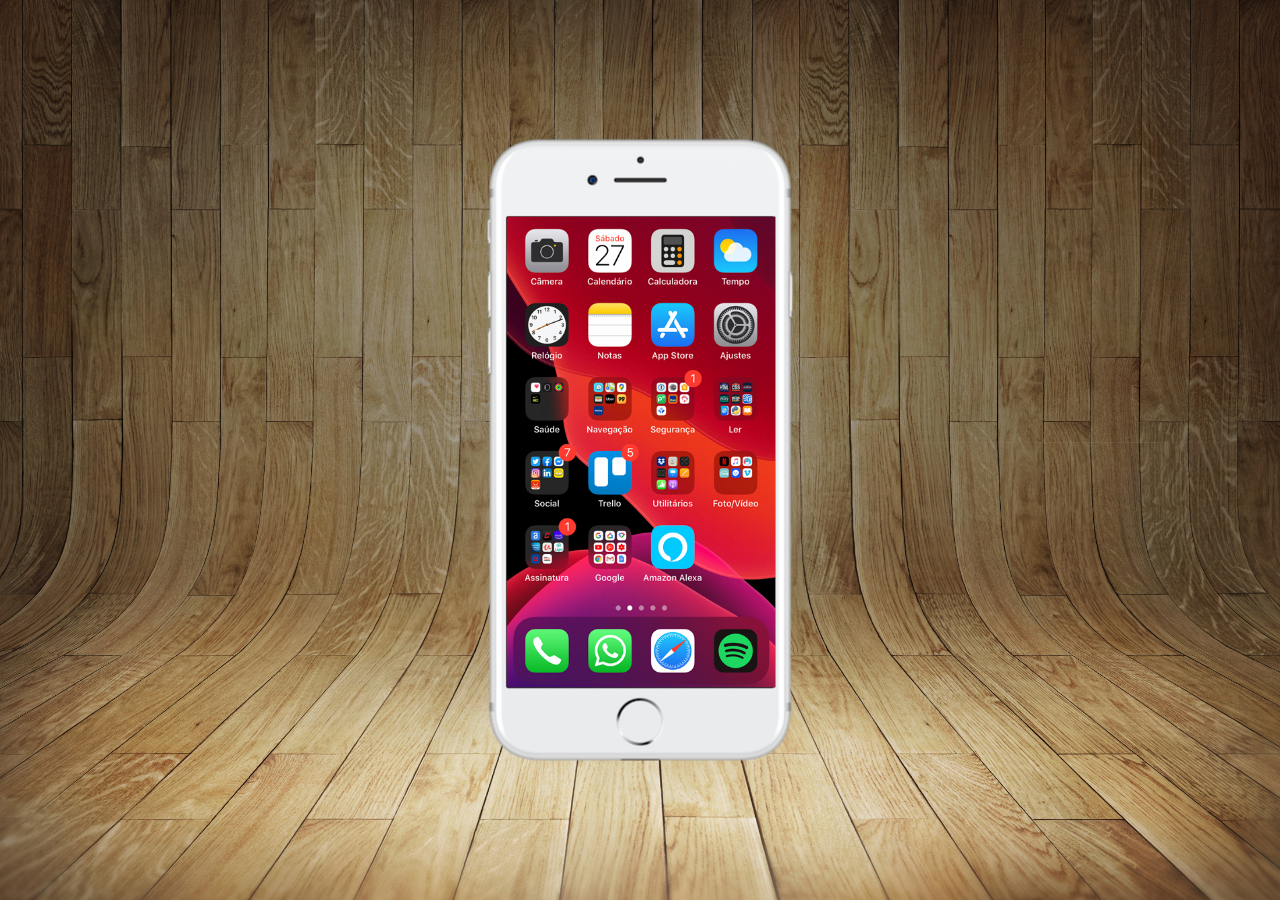
<file: index.html>
<!DOCTYPE html>
<html lang="pt-br">
<head>
    <meta charset="UTF-8">
    <meta name="viewport" content="width=device-width, initial-scale=1.0">
    <title>Projeto Redes Sociais</title>
    <link rel="stylesheet" href="estilos/style.css">
    <link rel="shortcut icon" href="pacote-d013/favicon.ico" type="image/x-icon">
</head>
<body>
    <main>
        <section id="telefone">
        <iframe name="tela" id="tela" src="home.html" frameborder="0"></iframe>
        
        </section>
        <section id="redes_sociais">
        </section>
    </main>
</body>
</html>
</file>
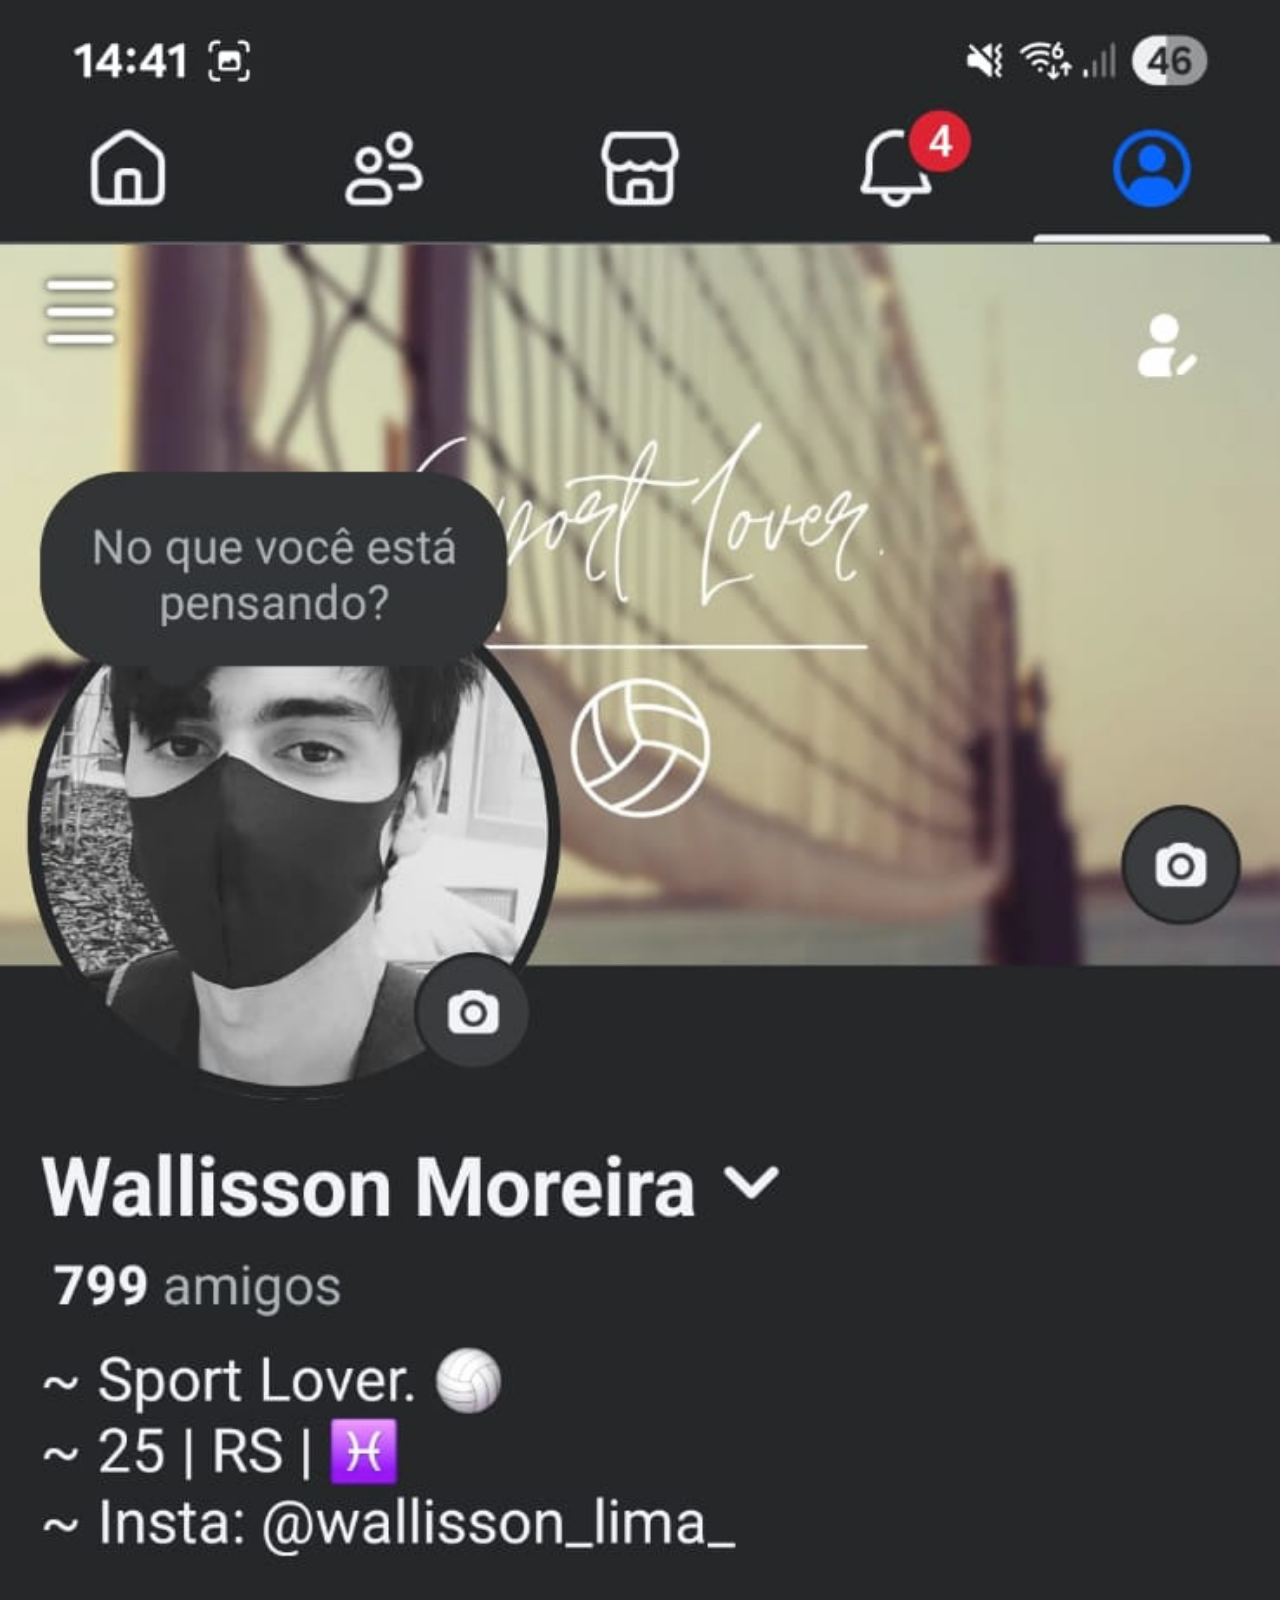
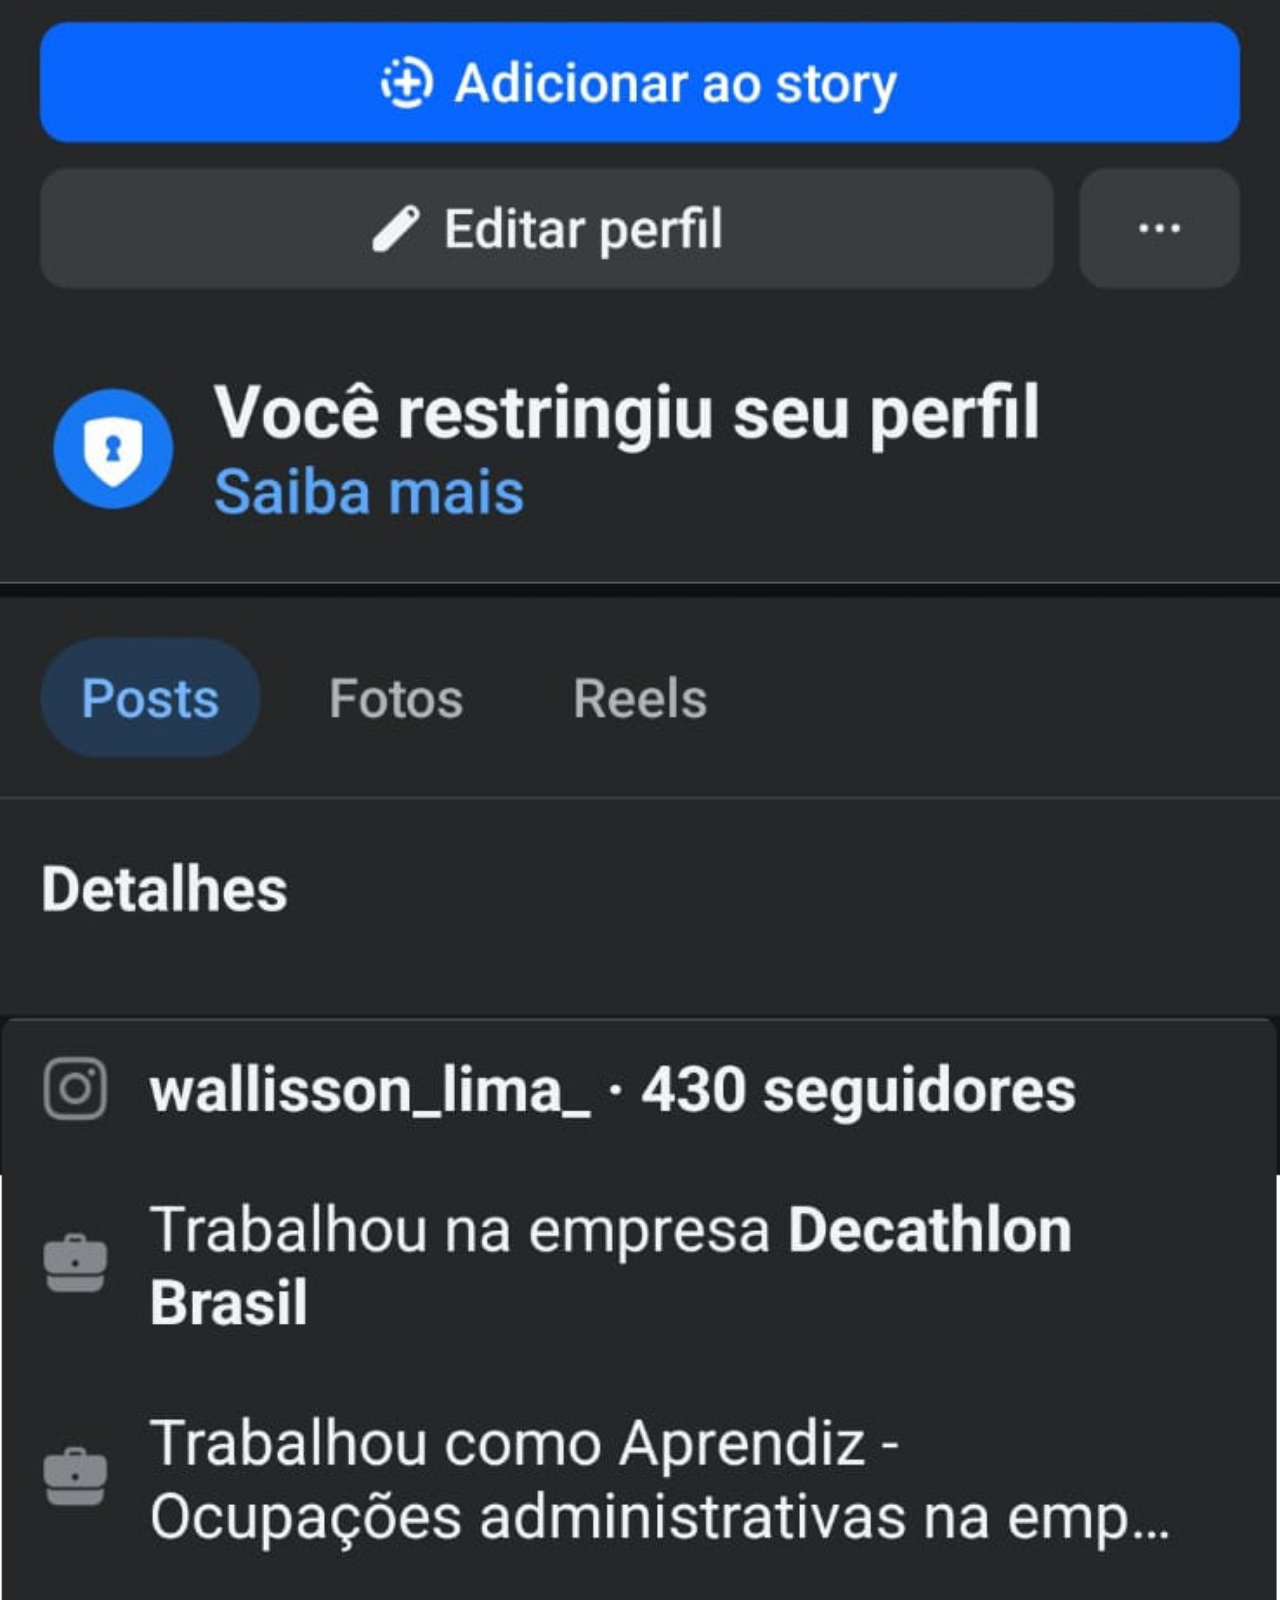
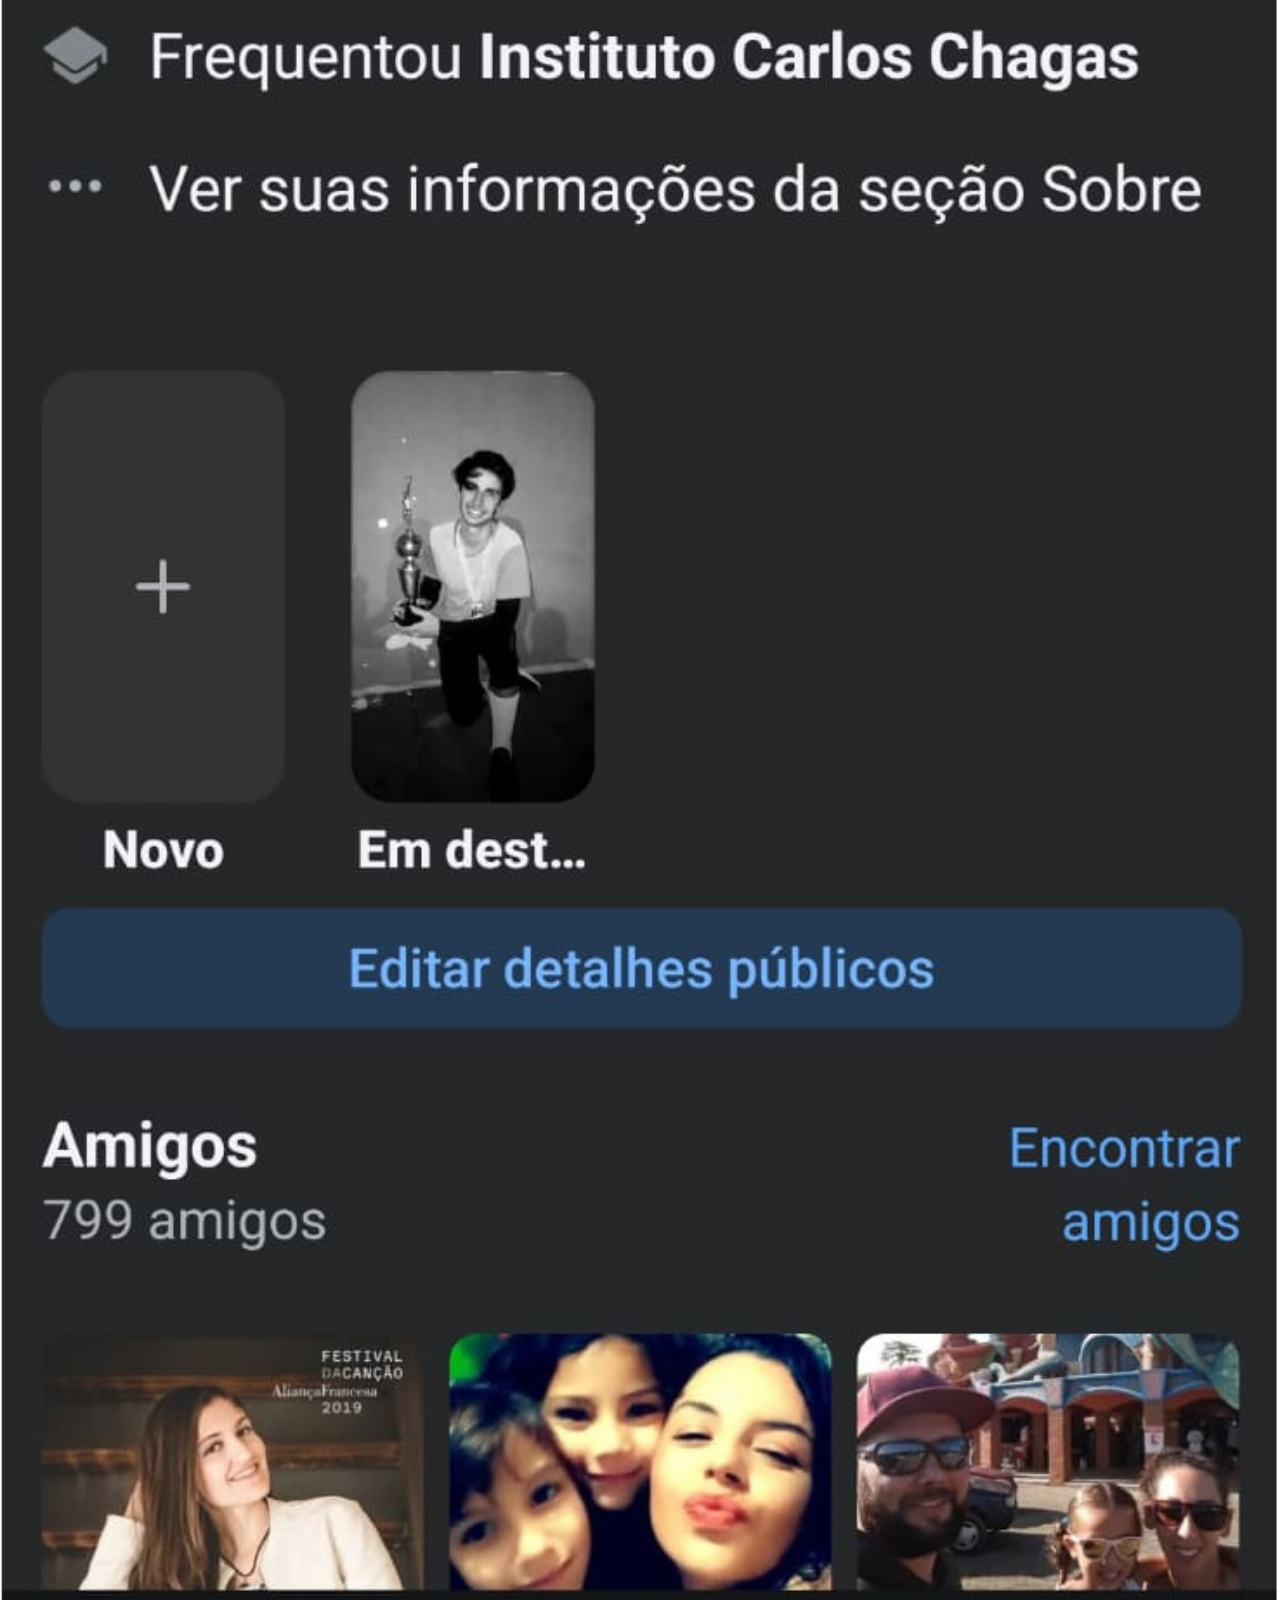
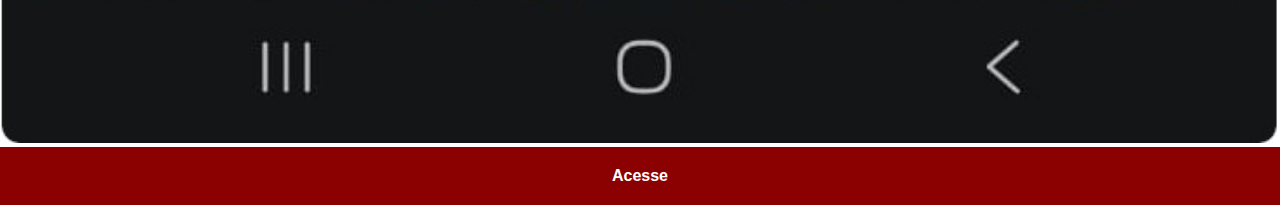
<file: facebook.html>
<!DOCTYPE html>
<html lang="pt-br">
<head>
    <meta charset="UTF-8">
    <meta name="viewport" content="width=device-width, initial-scale=1.0">
    <title>YouTube</title>
    <link rel="stylesheet" href="estilos/social.css">
</head>
<body>
    <img src="imagens/facebook.jpg" alt="Fcaebook">
    <a href="https://www.facebook.com/wallisson.moreira.3701/" target="_blank">Acesse</a>
</body>
</html>
</file>
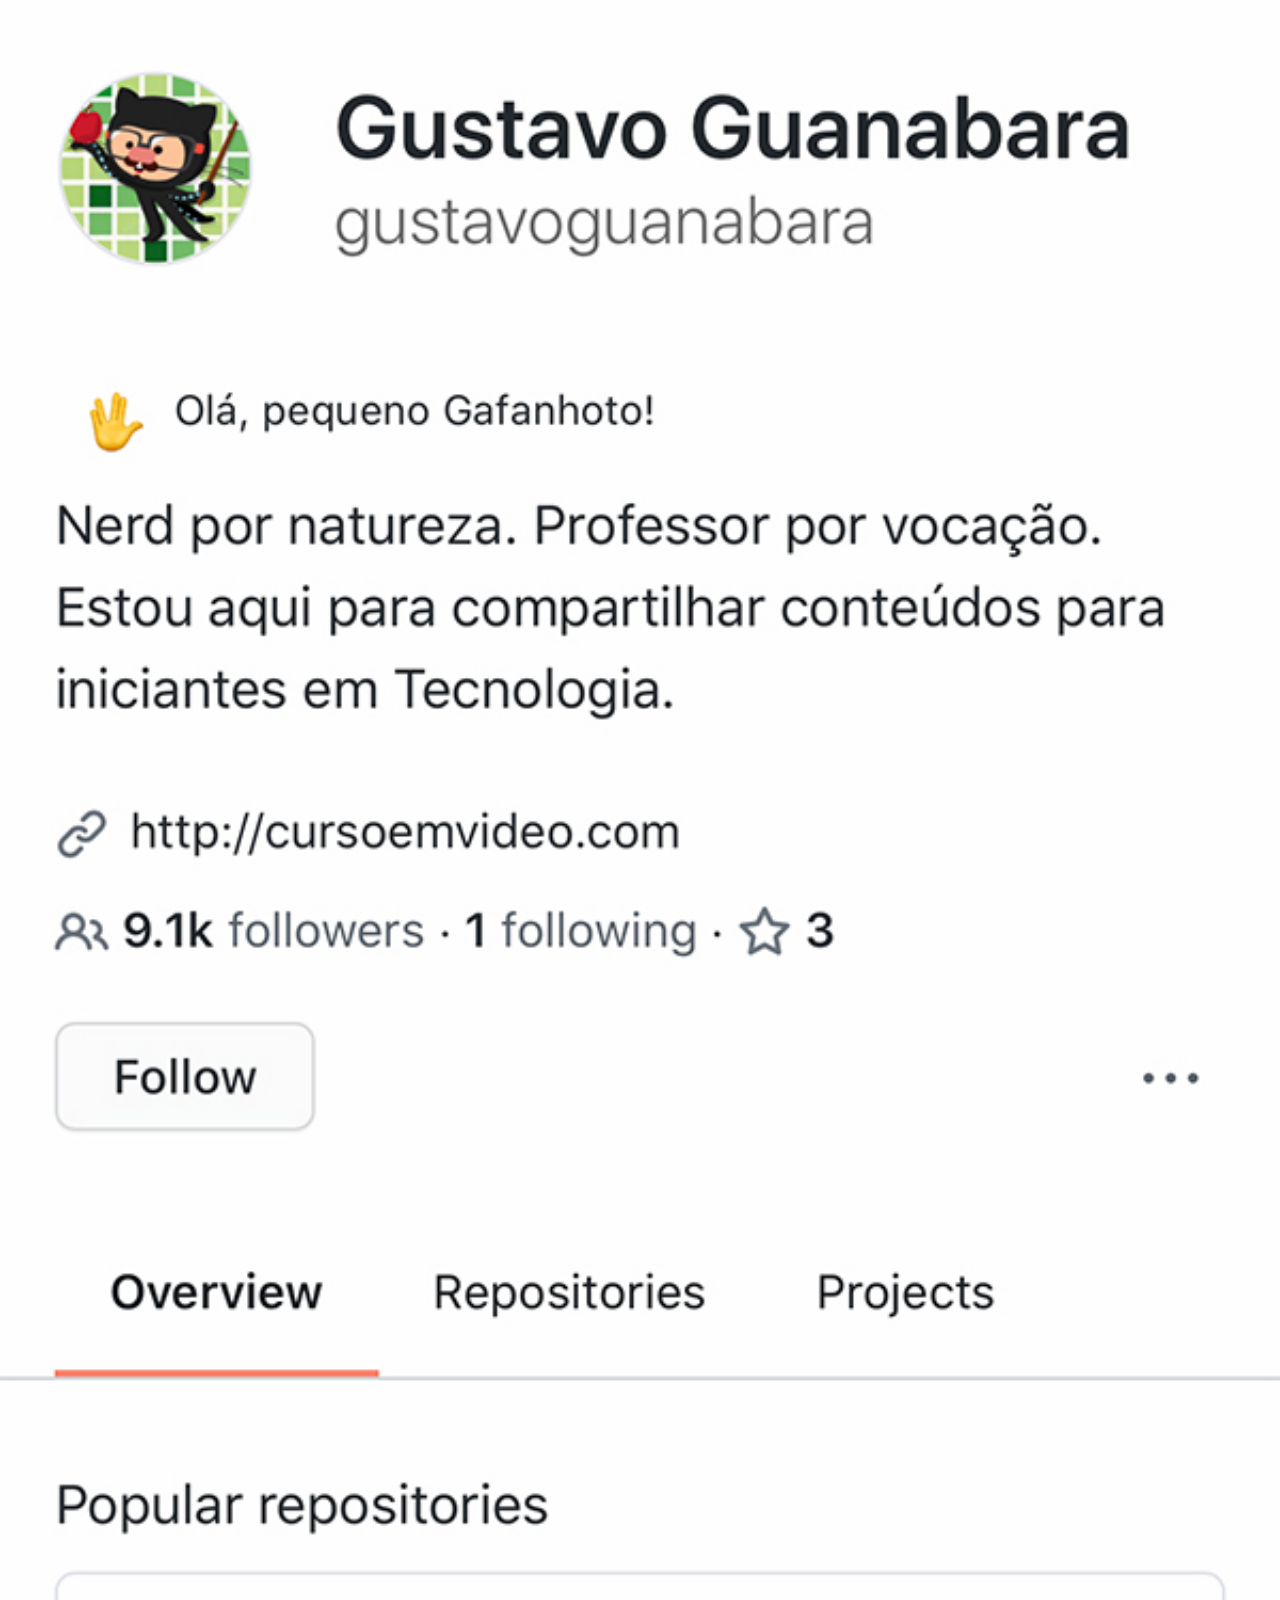
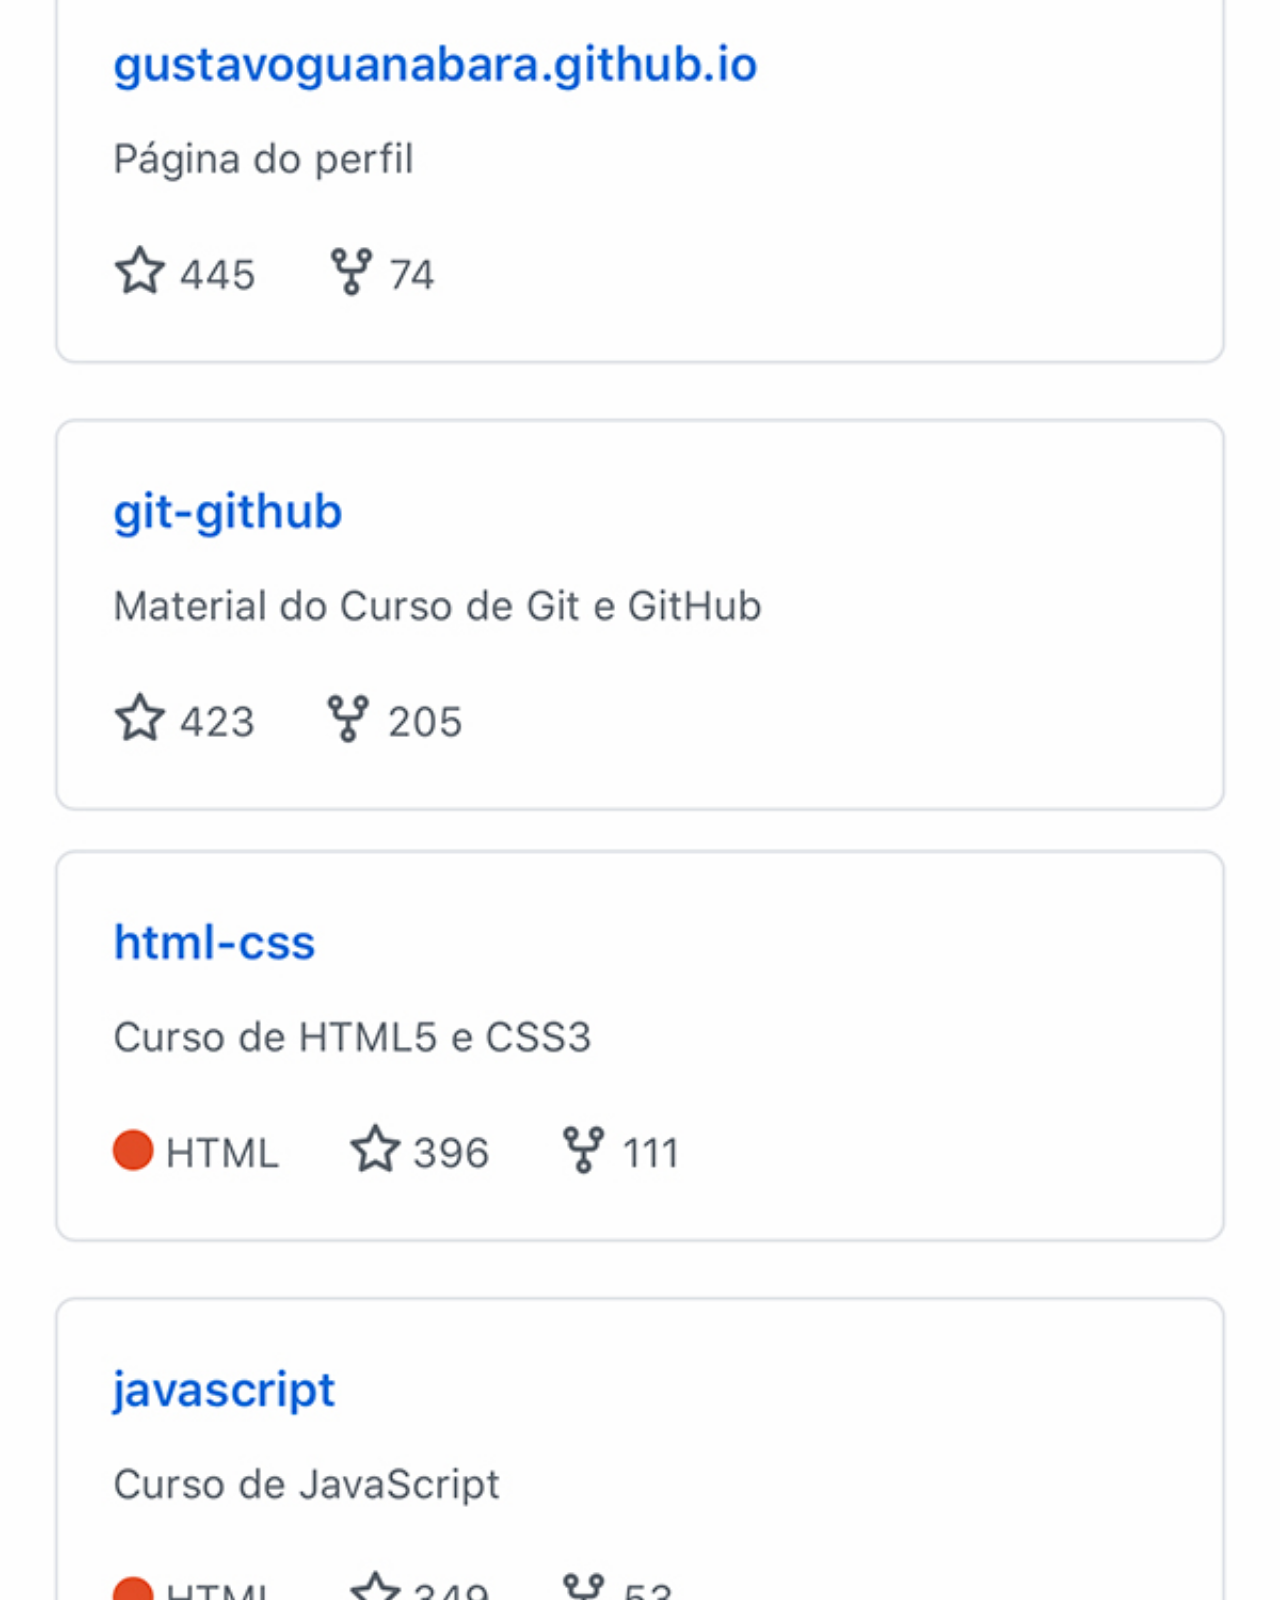
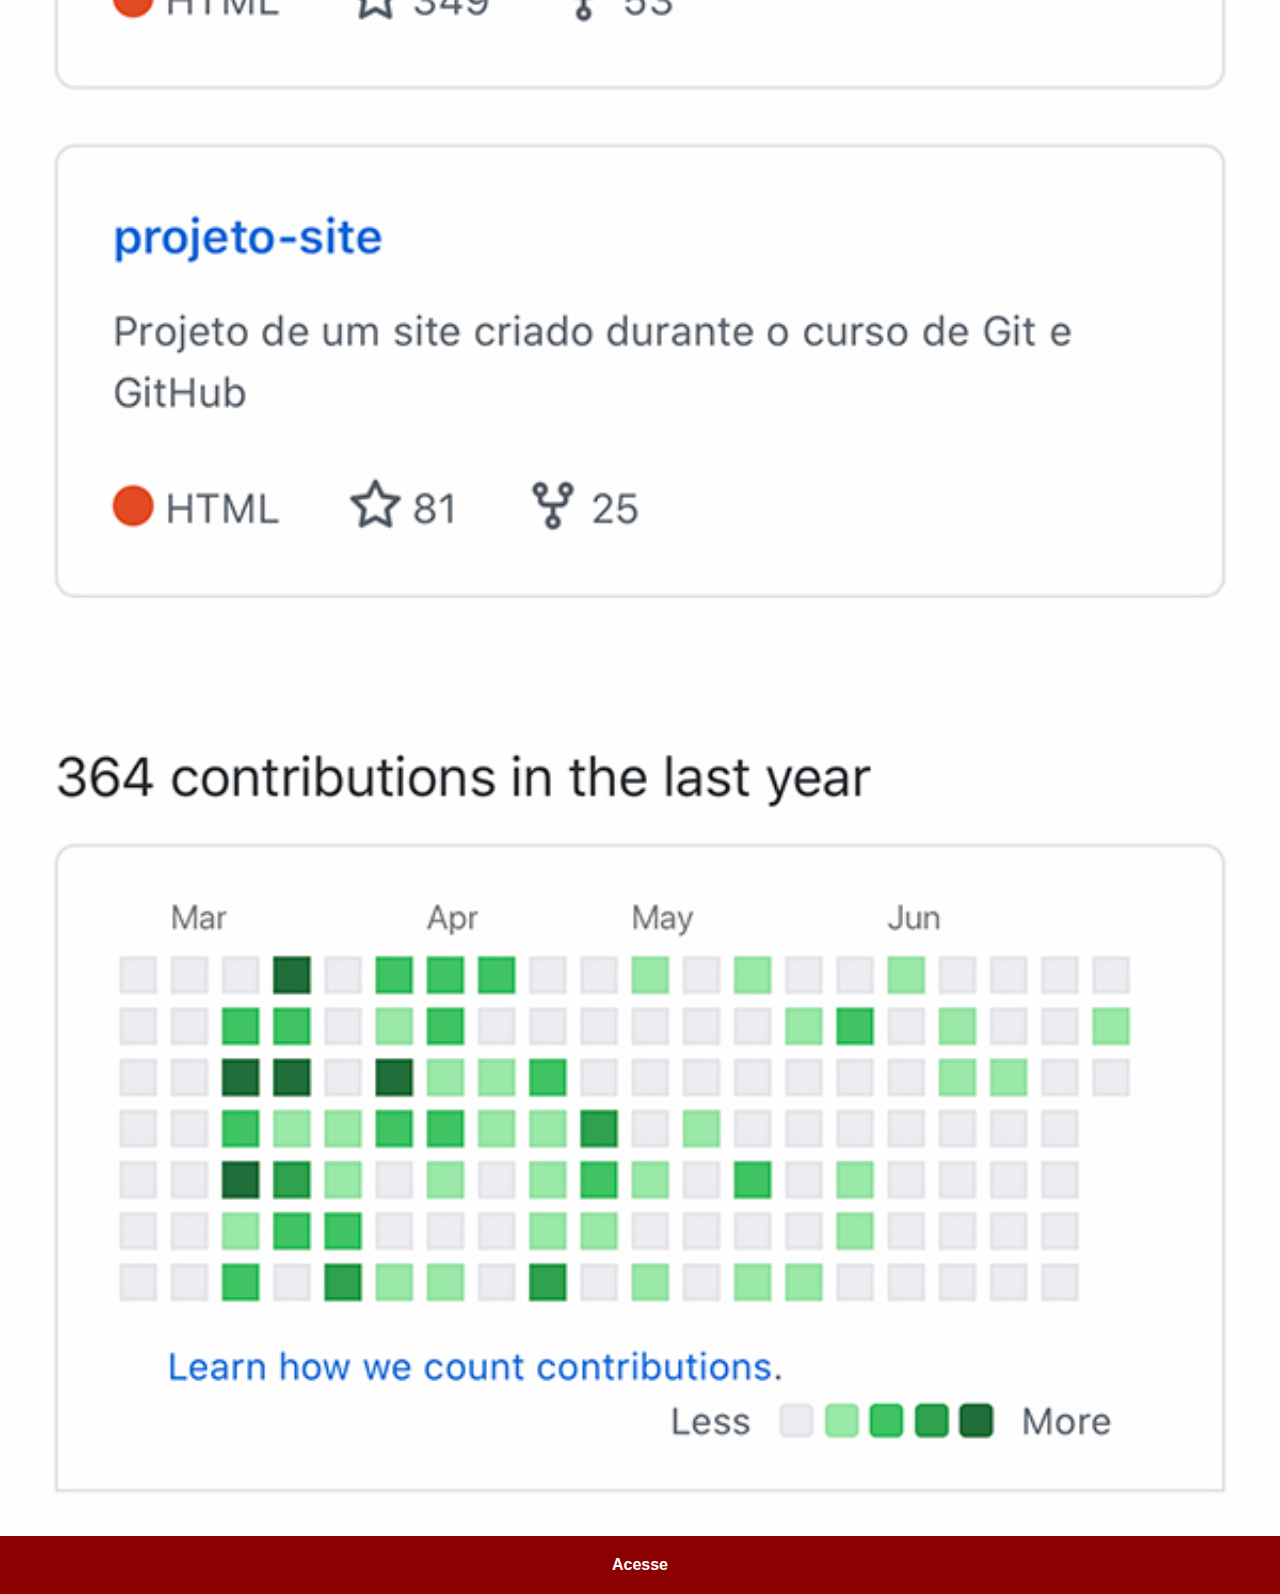
<file: github.html>
<!DOCTYPE html>
<html lang="pt-br">
<head>
    <meta charset="UTF-8">
    <meta name="viewport" content="width=device-width, initial-scale=1.0">
    <title>YouTube</title>
    <link rel="stylesheet" href="estilos/social.css">
</head>
<body>
    <img src="pacote-d013/imagens/tela-github.jpg" alt="Fcaebook">
    <a href="#" target="_blank">Acesse</a>
</body>
</html>
</file>
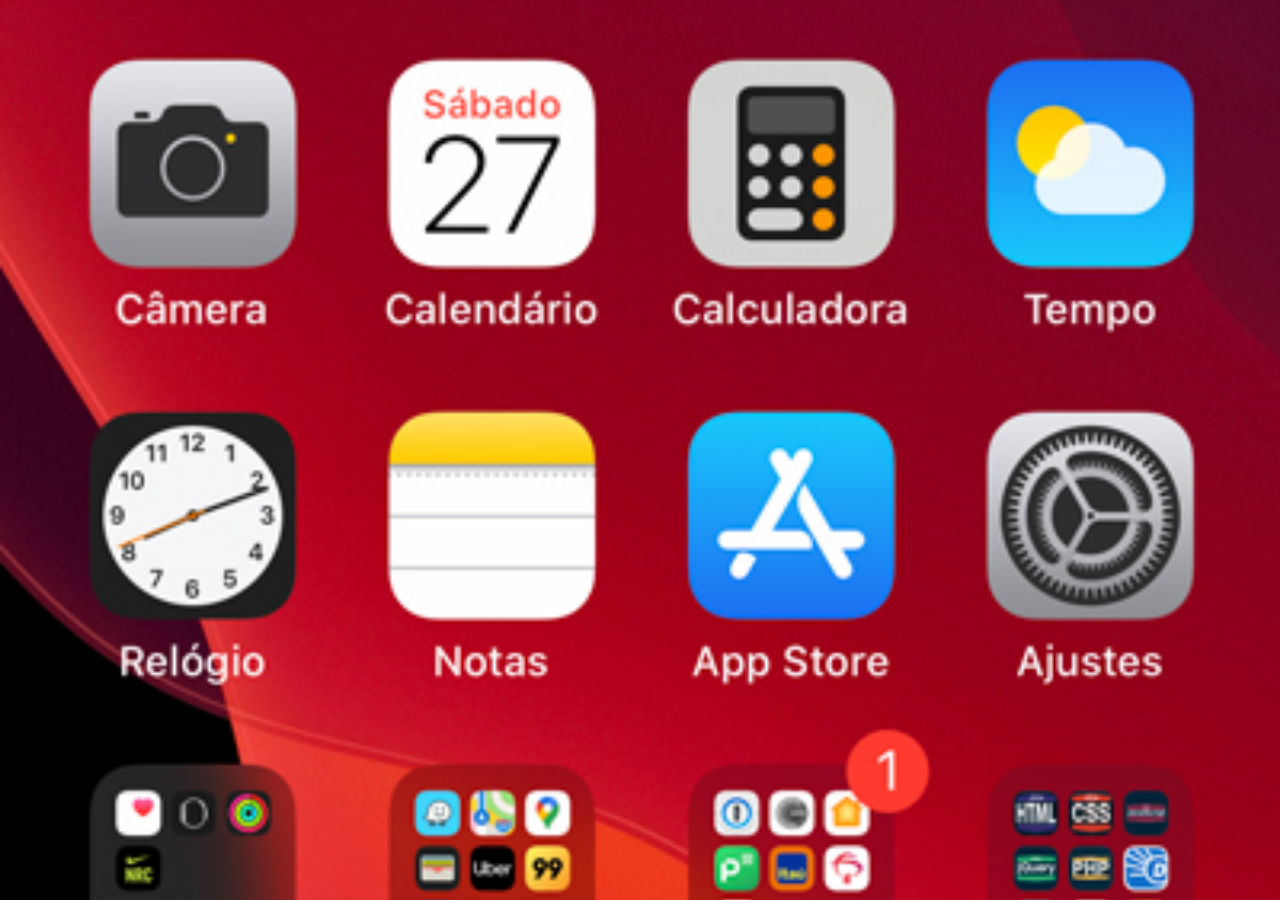
<file: home.html>
<!DOCTYPE html>
<html lang="pt-br">
<head>
    <meta charset="UTF-8">
    <meta name="viewport" content="width=device-width, initial-scale=1.0">
    <title>Home</title>
</head>
<style>
    *{
        margin: 0px;
        padding: 0px;
    }
    body{
        width: 100vw;
        height: 100vh;
        background: black url(pacote-d013/imagens/tela-home.jpg) no-repeat top center;
        background-size: cover;
    }

</style>
<body>
</body>
</html>
</file>
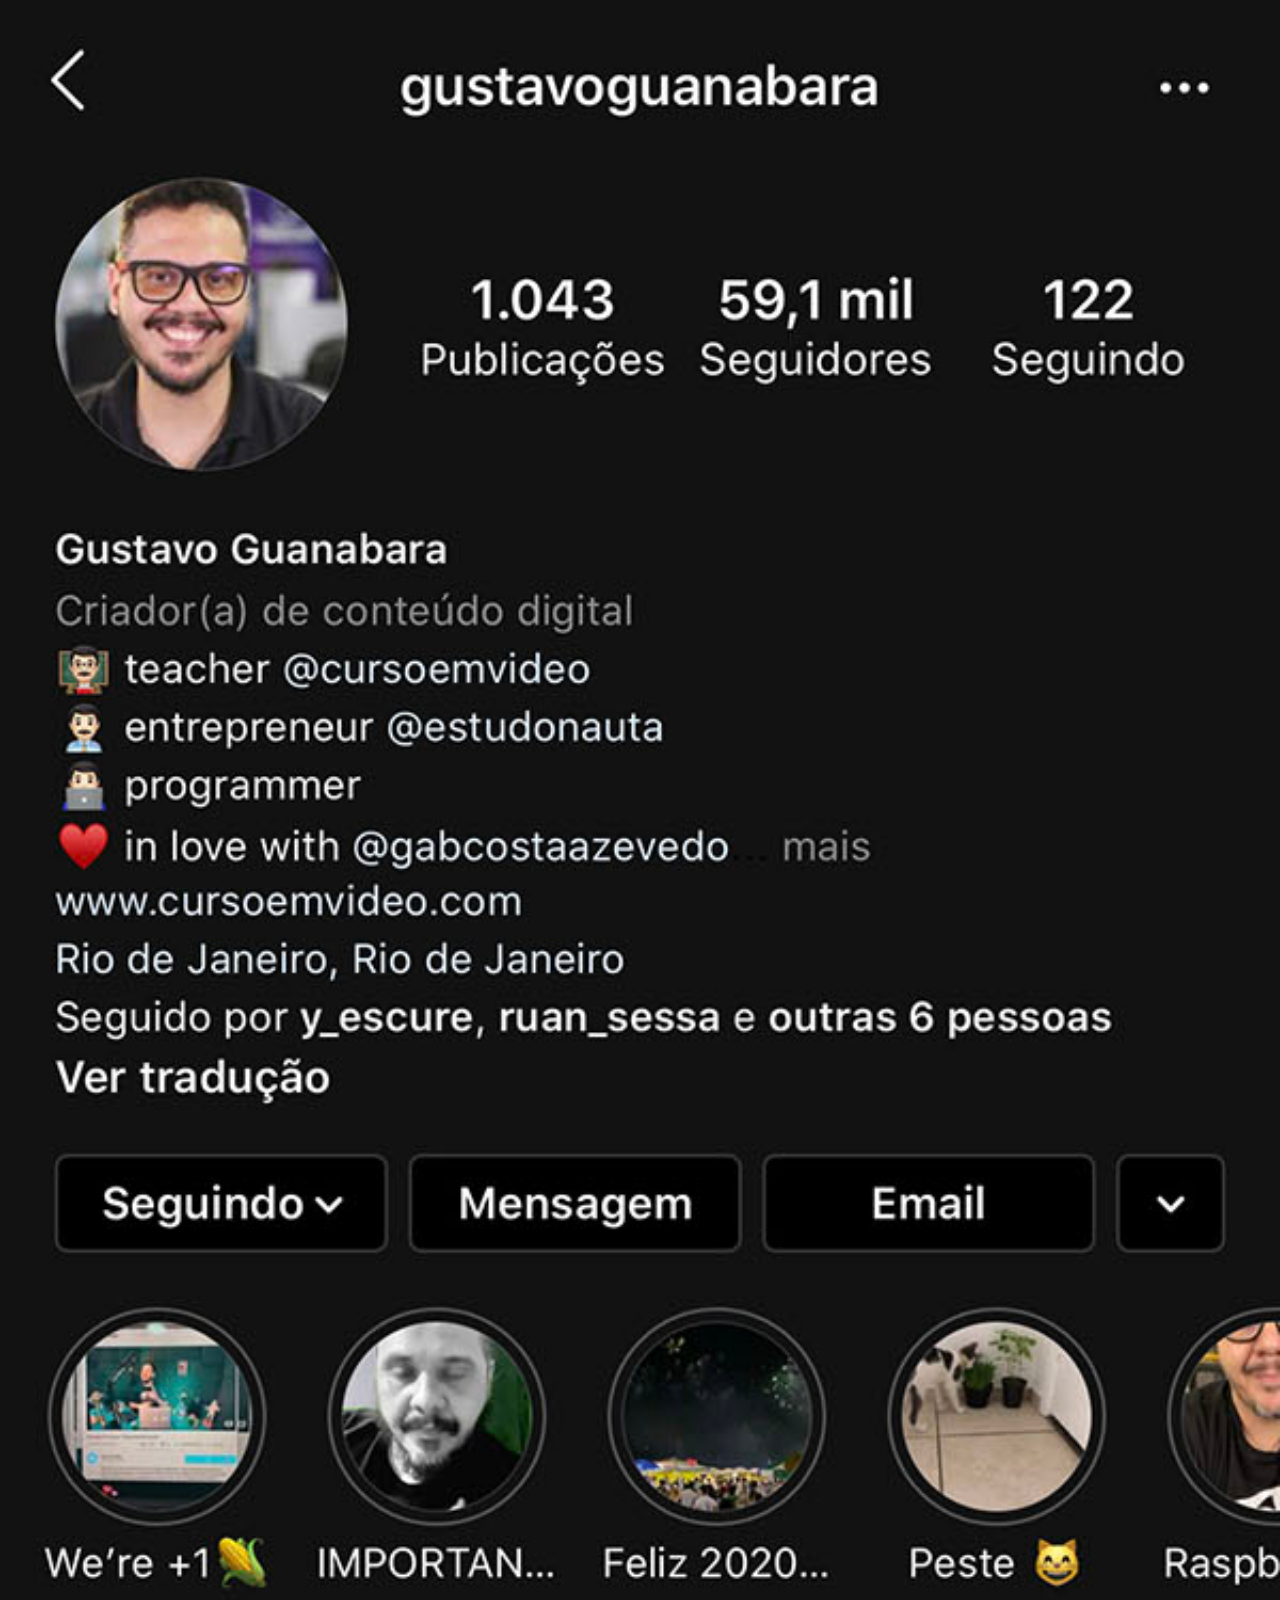
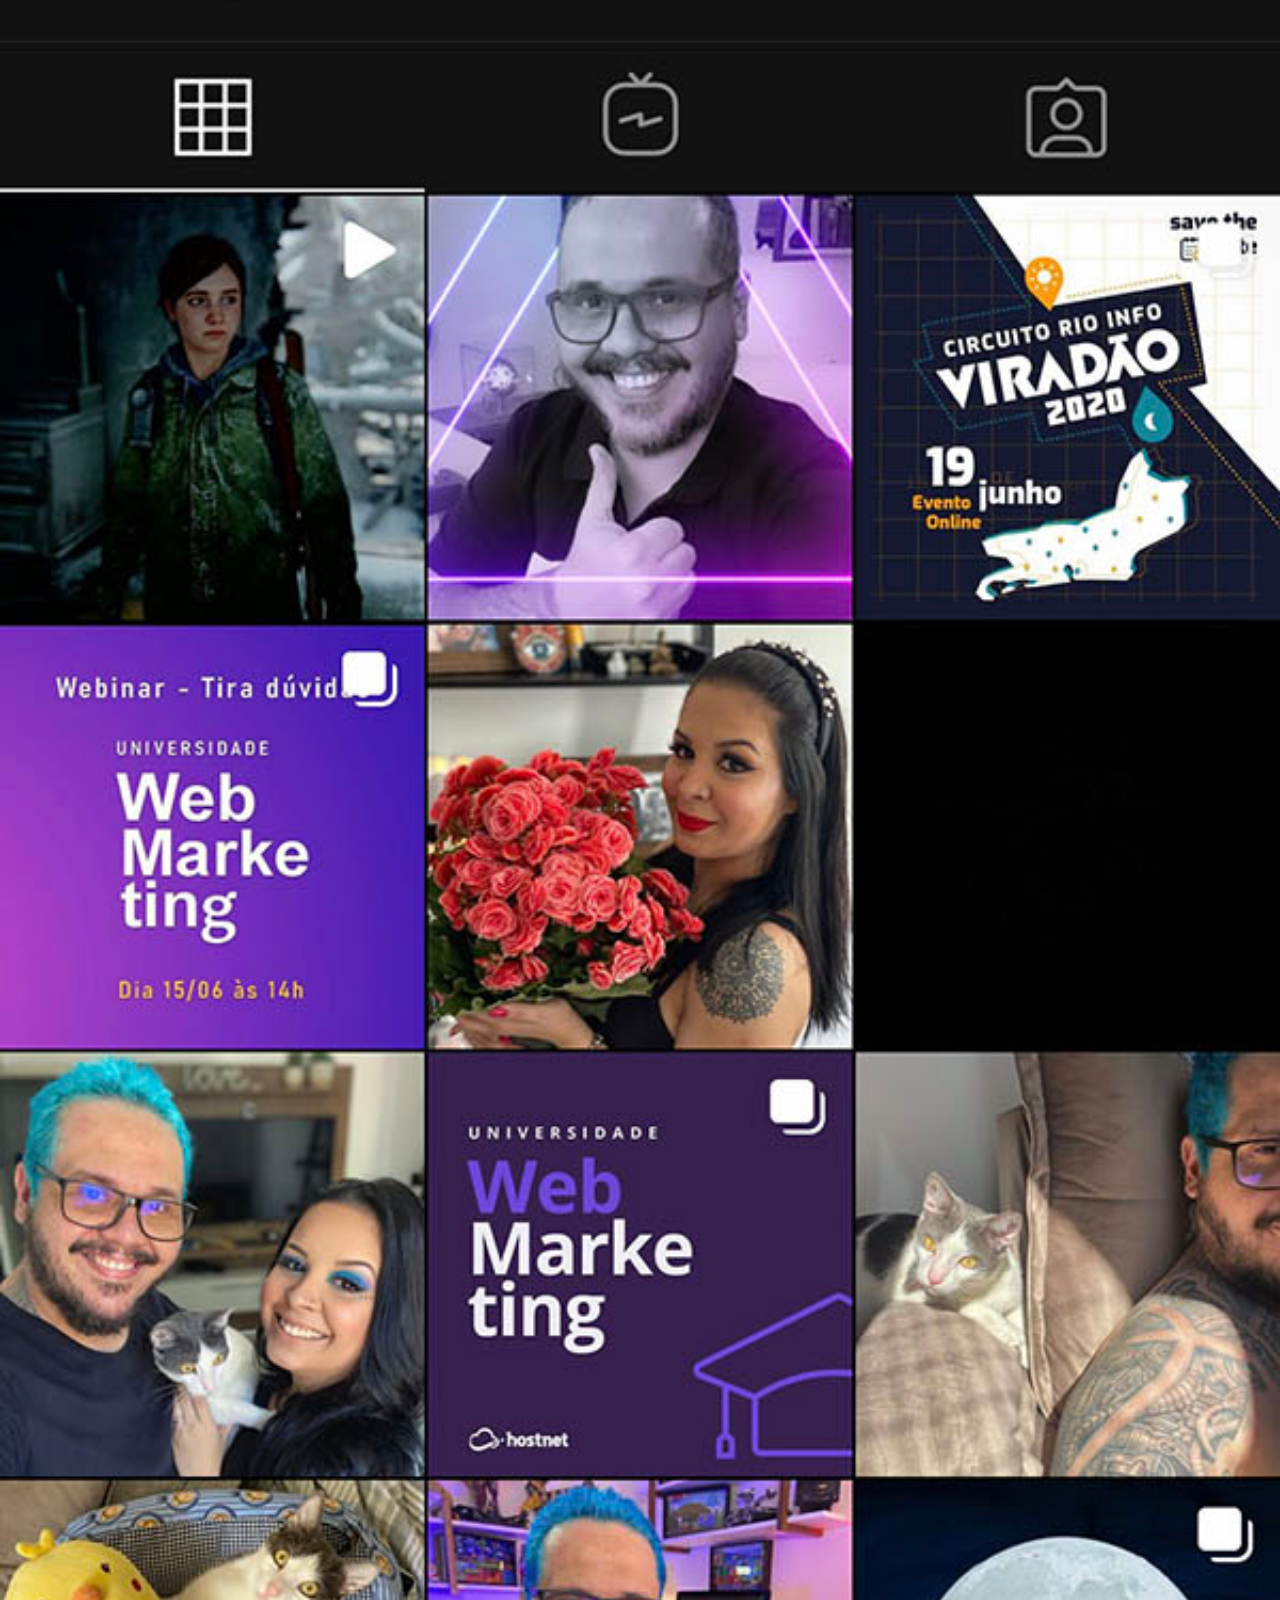
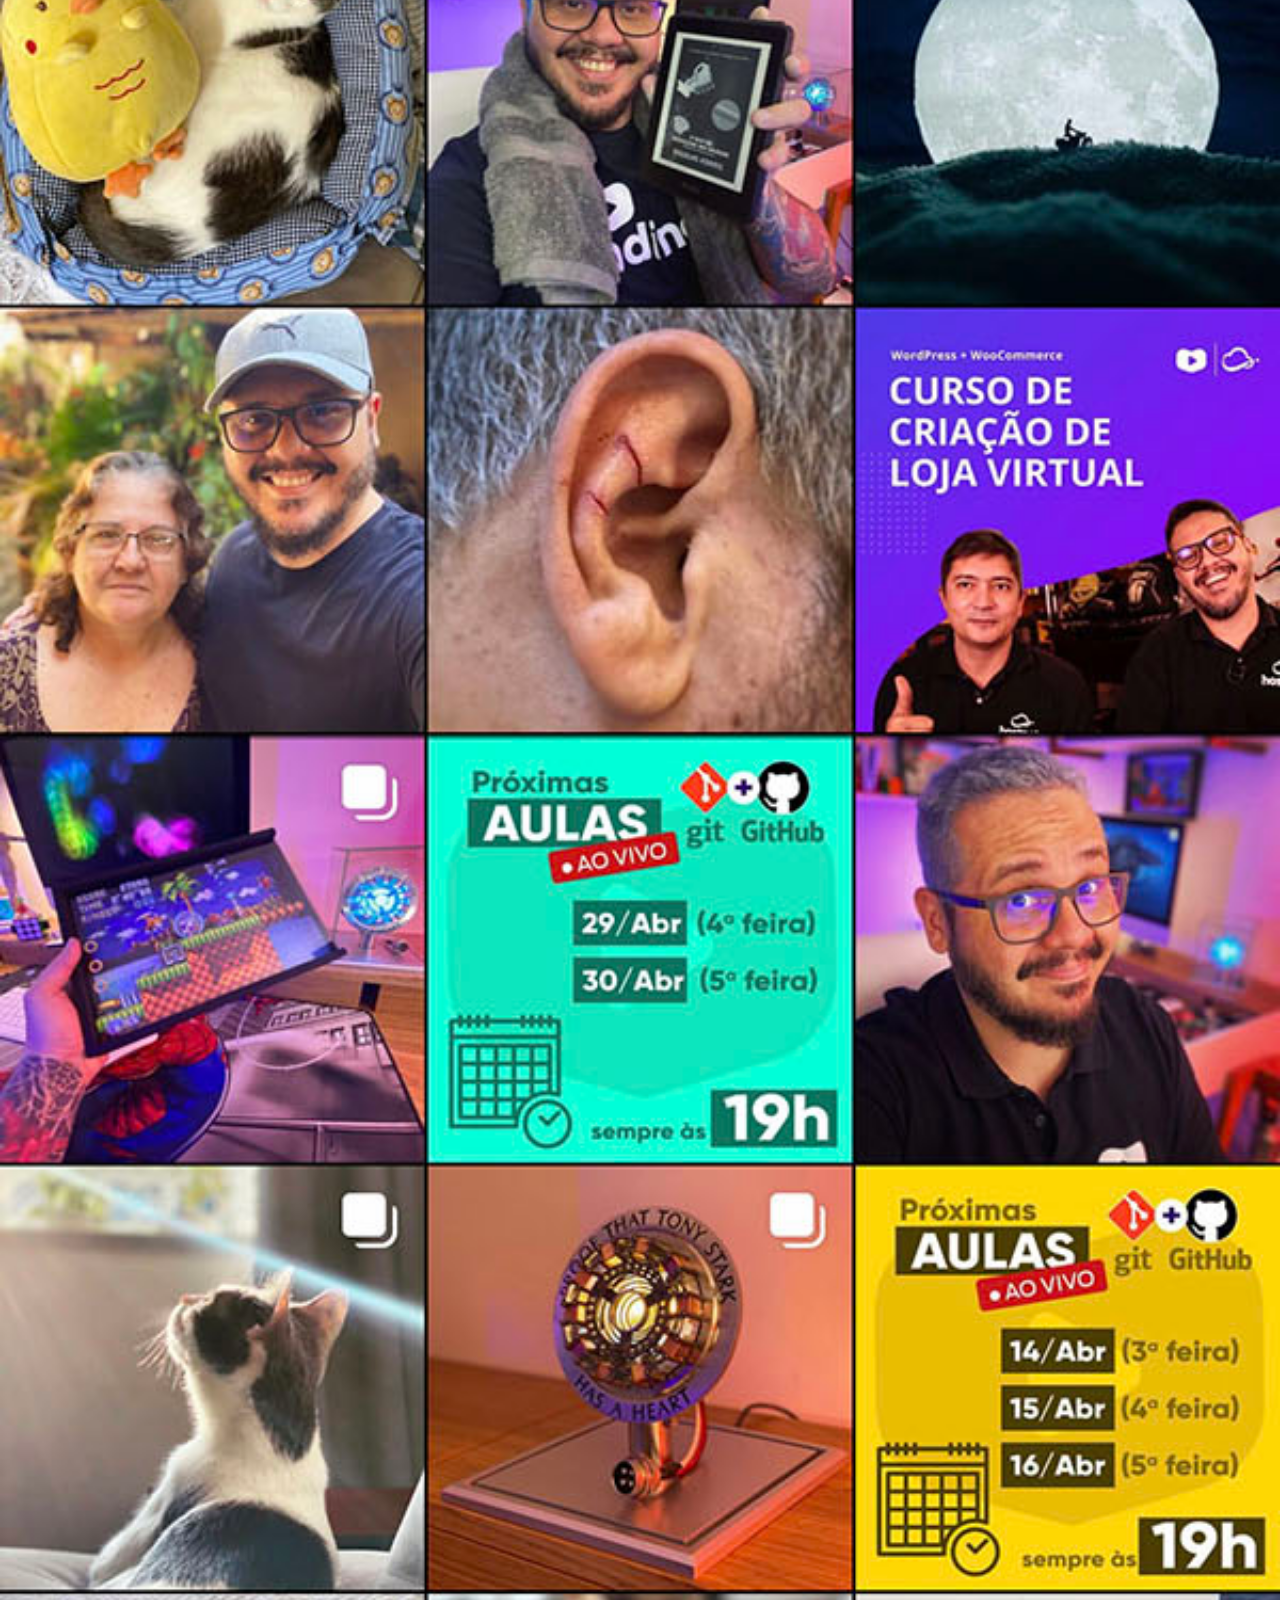
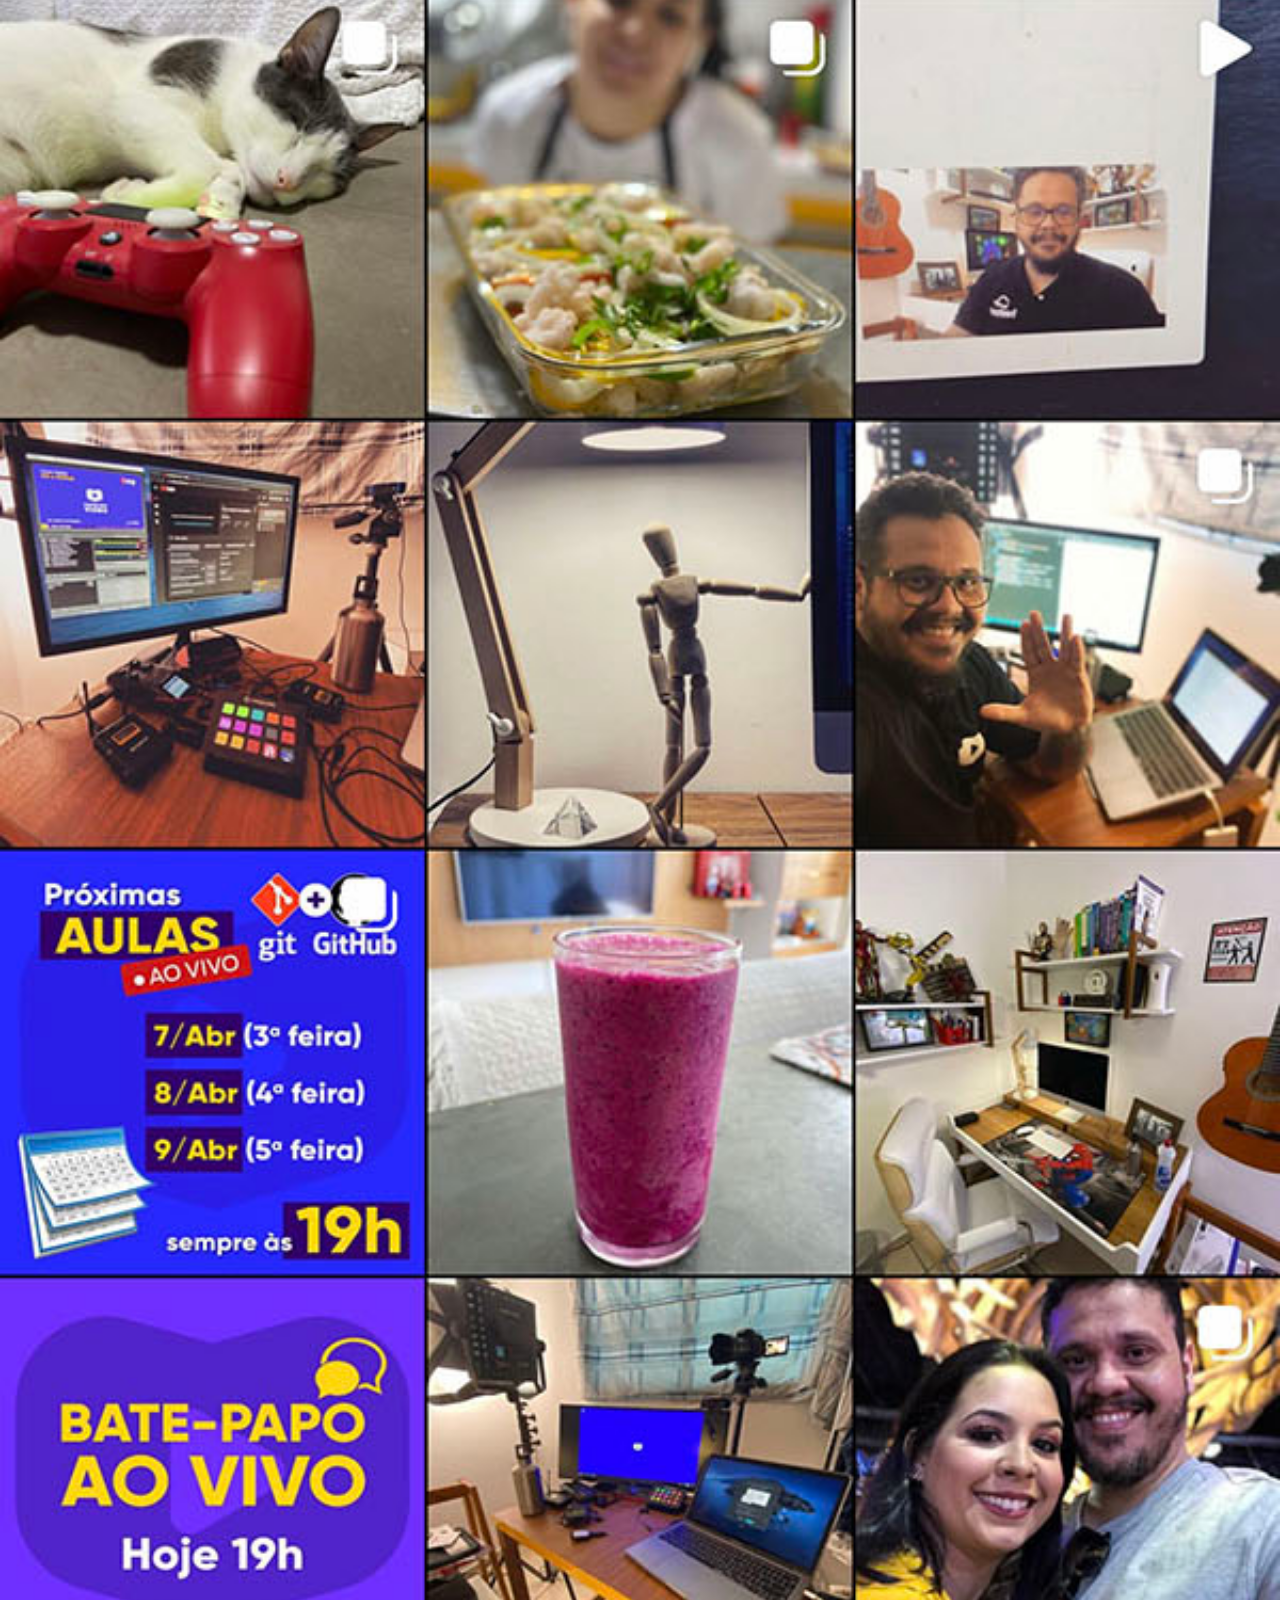
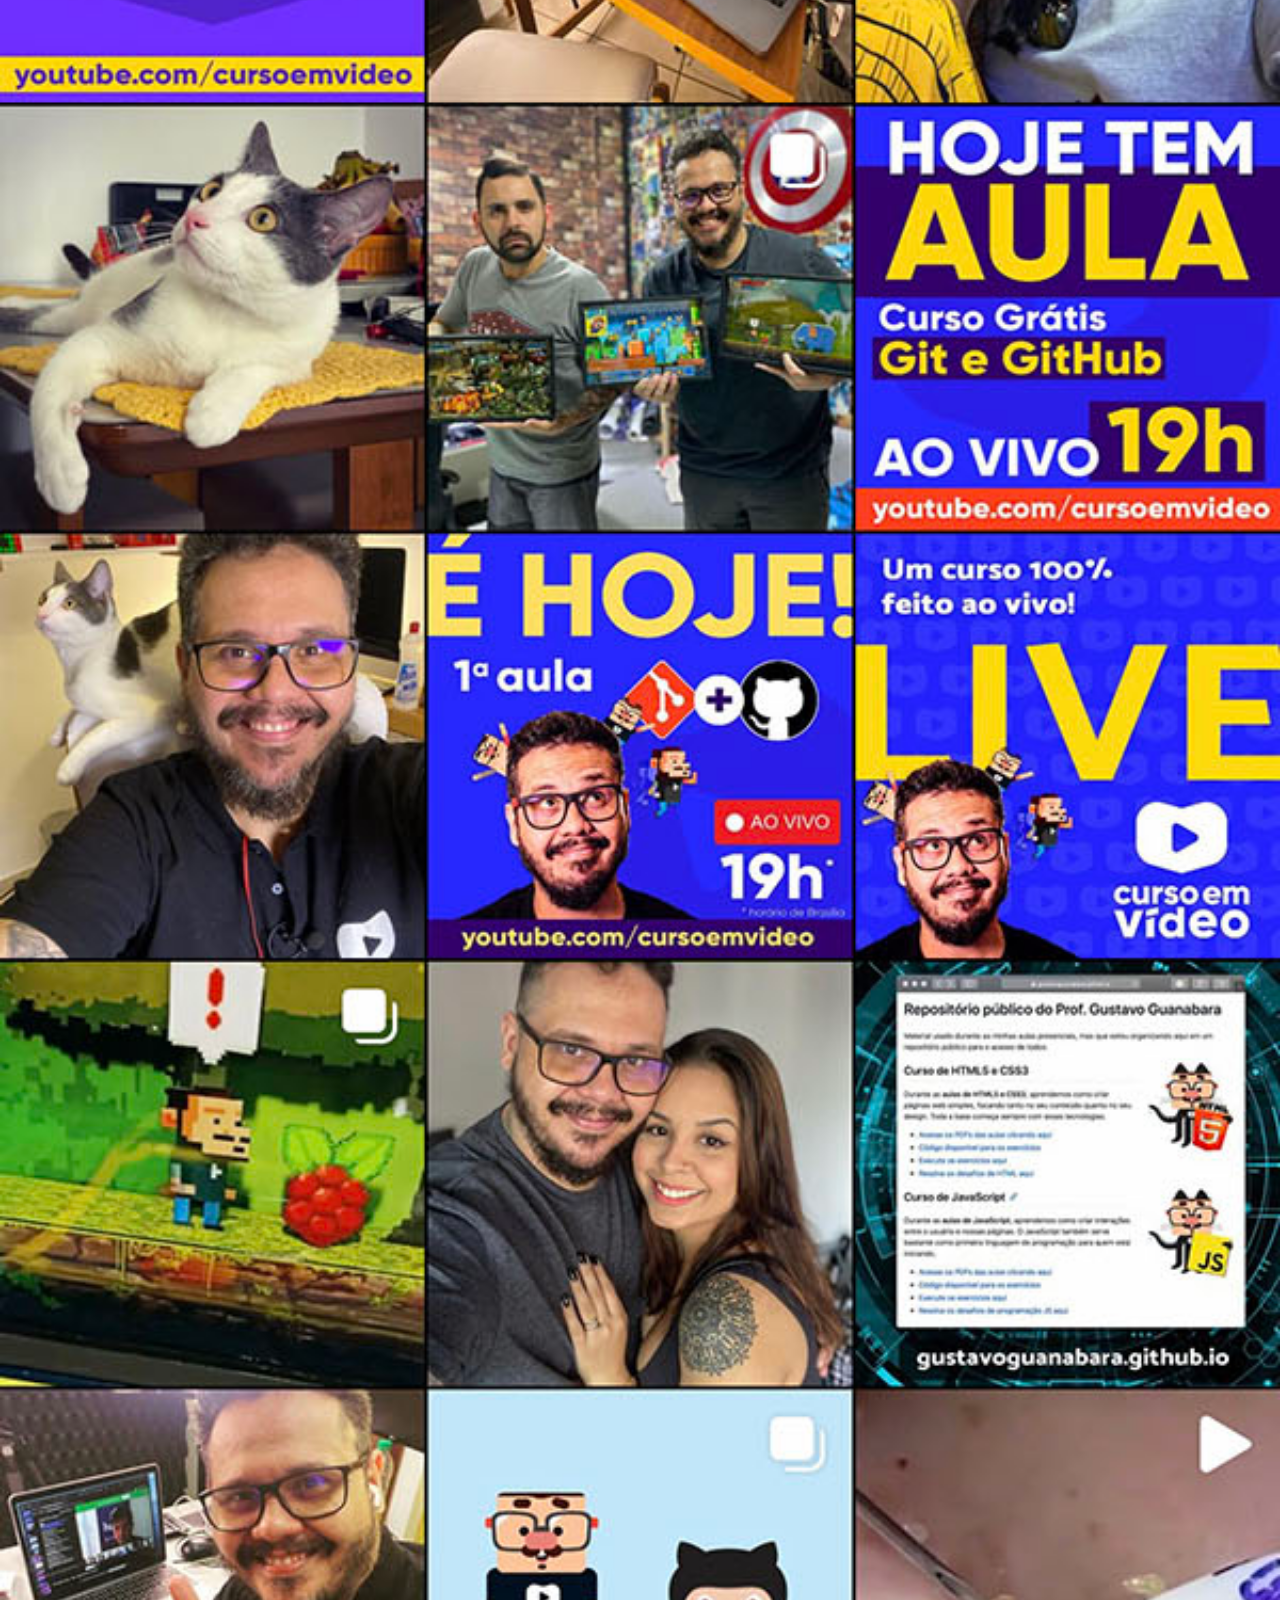
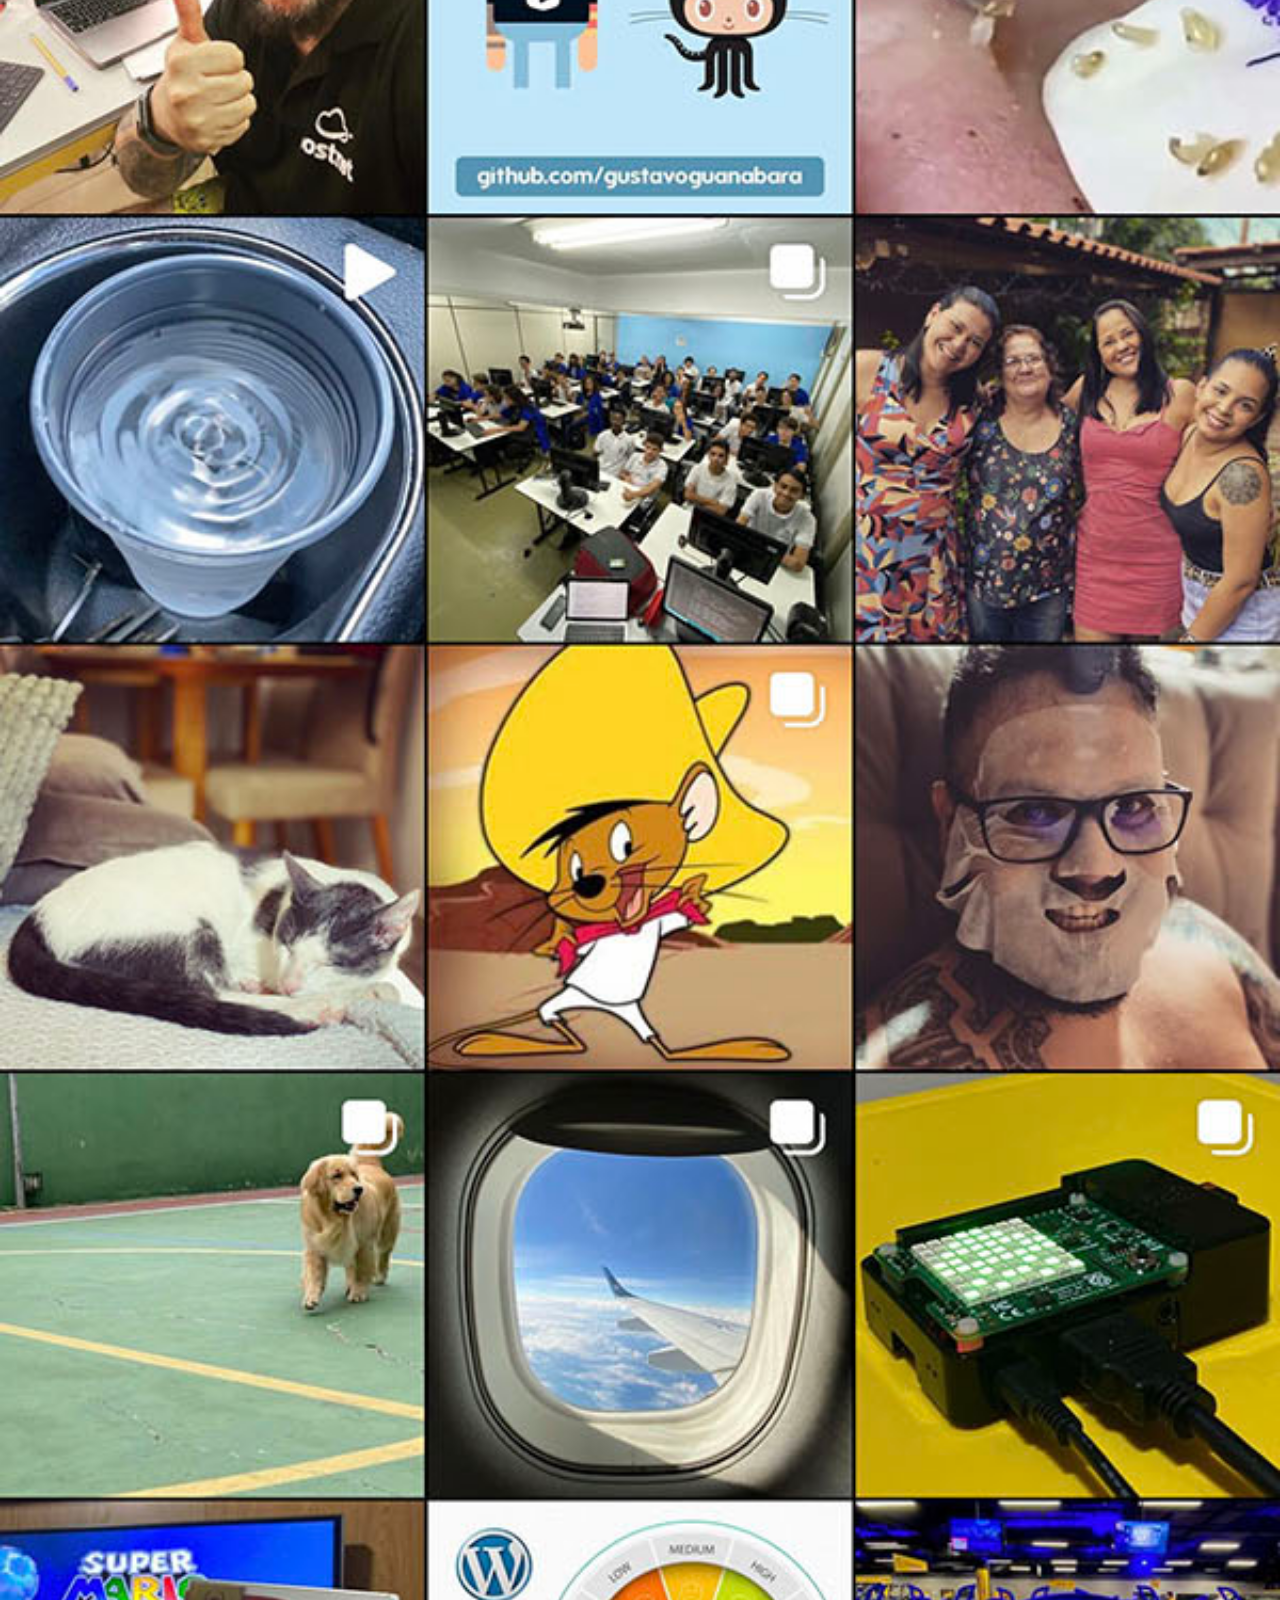
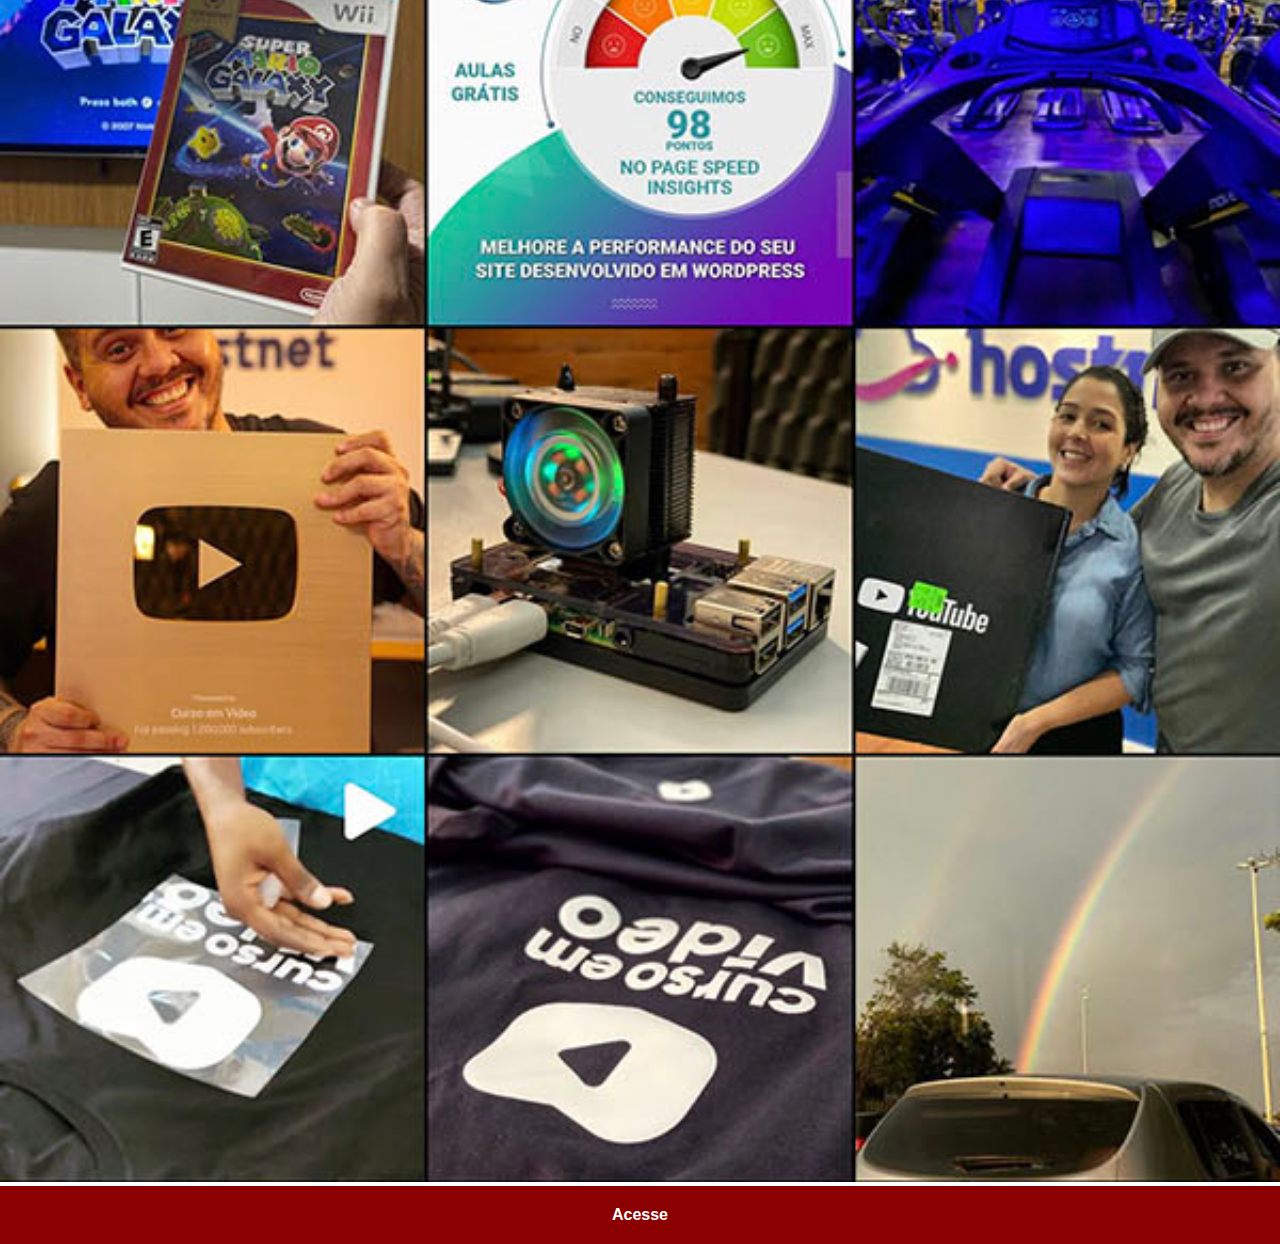
<file: instagram.html>
<!DOCTYPE html>
<html lang="pt-br">
<head>
    <meta charset="UTF-8">
    <meta name="viewport" content="width=device-width, initial-scale=1.0">
    <title>YouTube</title>
    <link rel="stylesheet" href="estilos/social.css">
</head>
<body>
    <img src="pacote-d013/imagens/tela-instagram.jpg" alt="Fcaebook">
    <a href="#" target="_blank">Acesse</a>
</body>
</html>
</file>
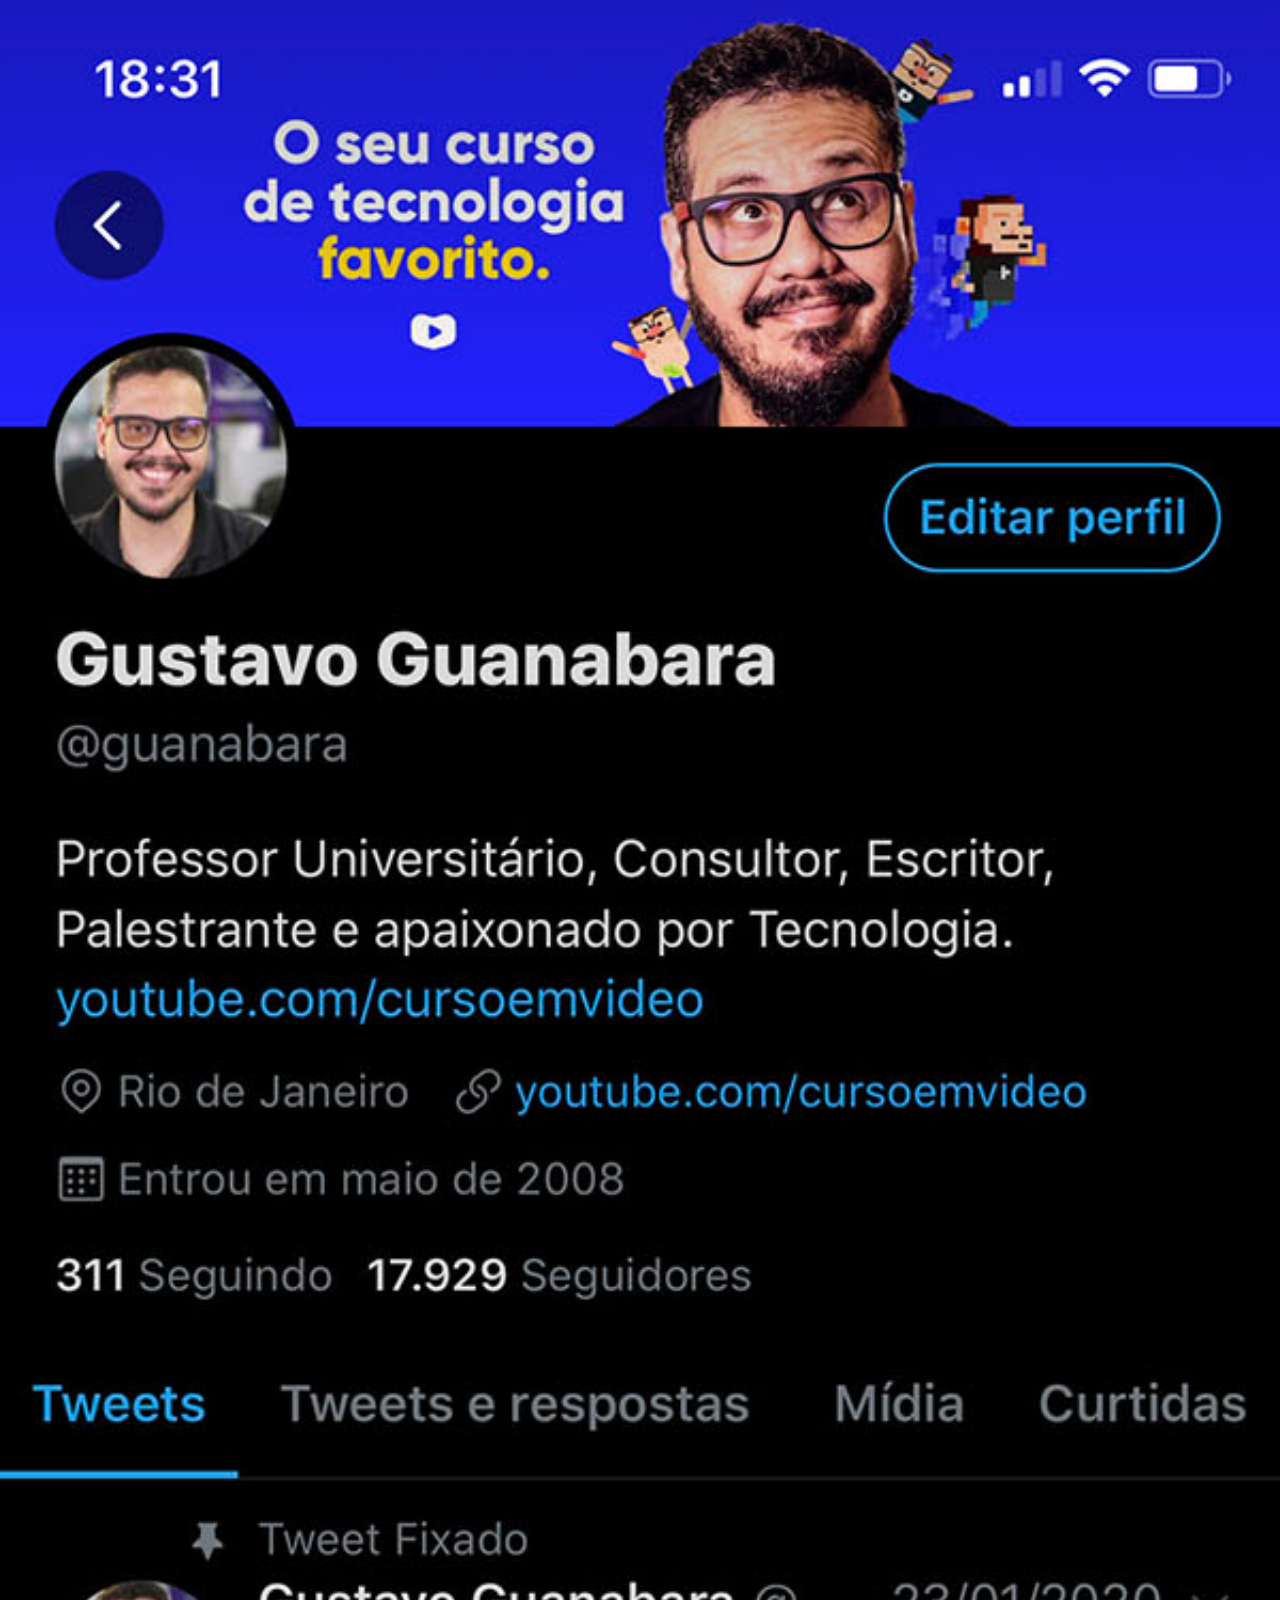
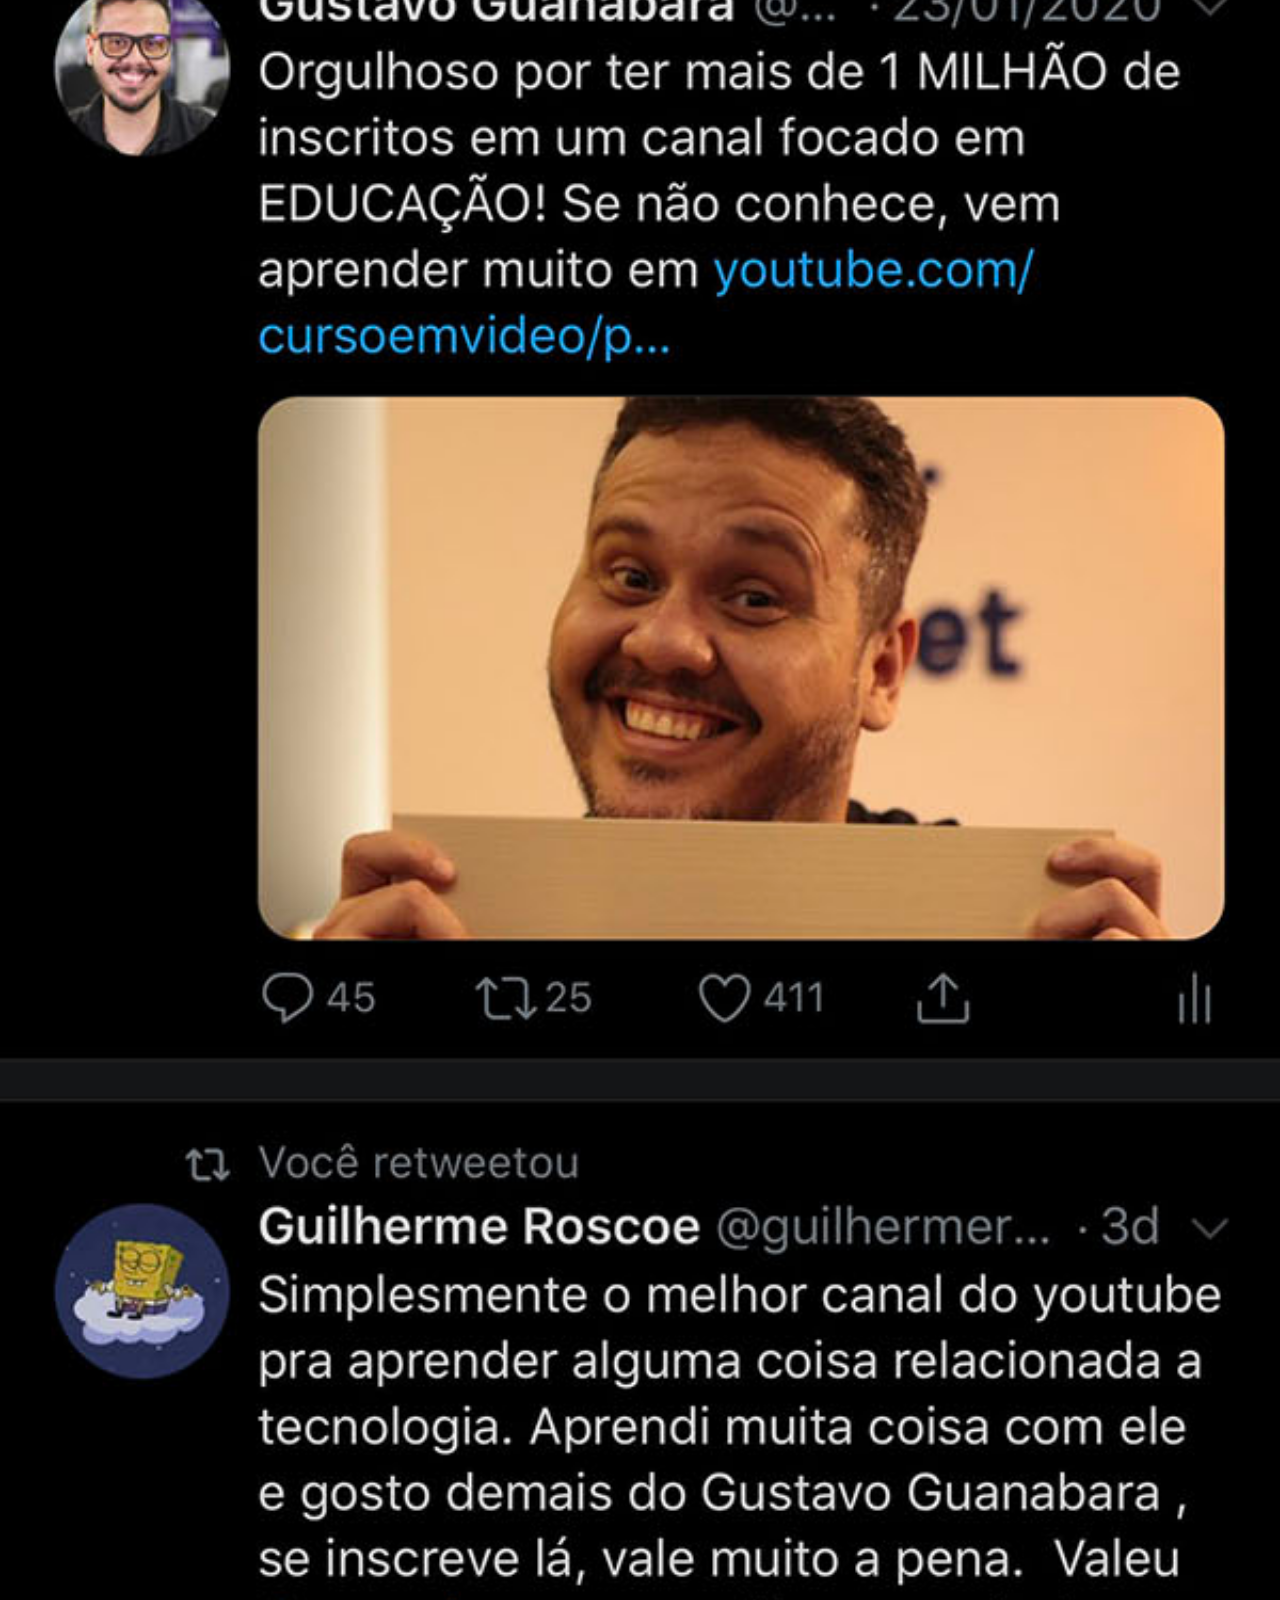
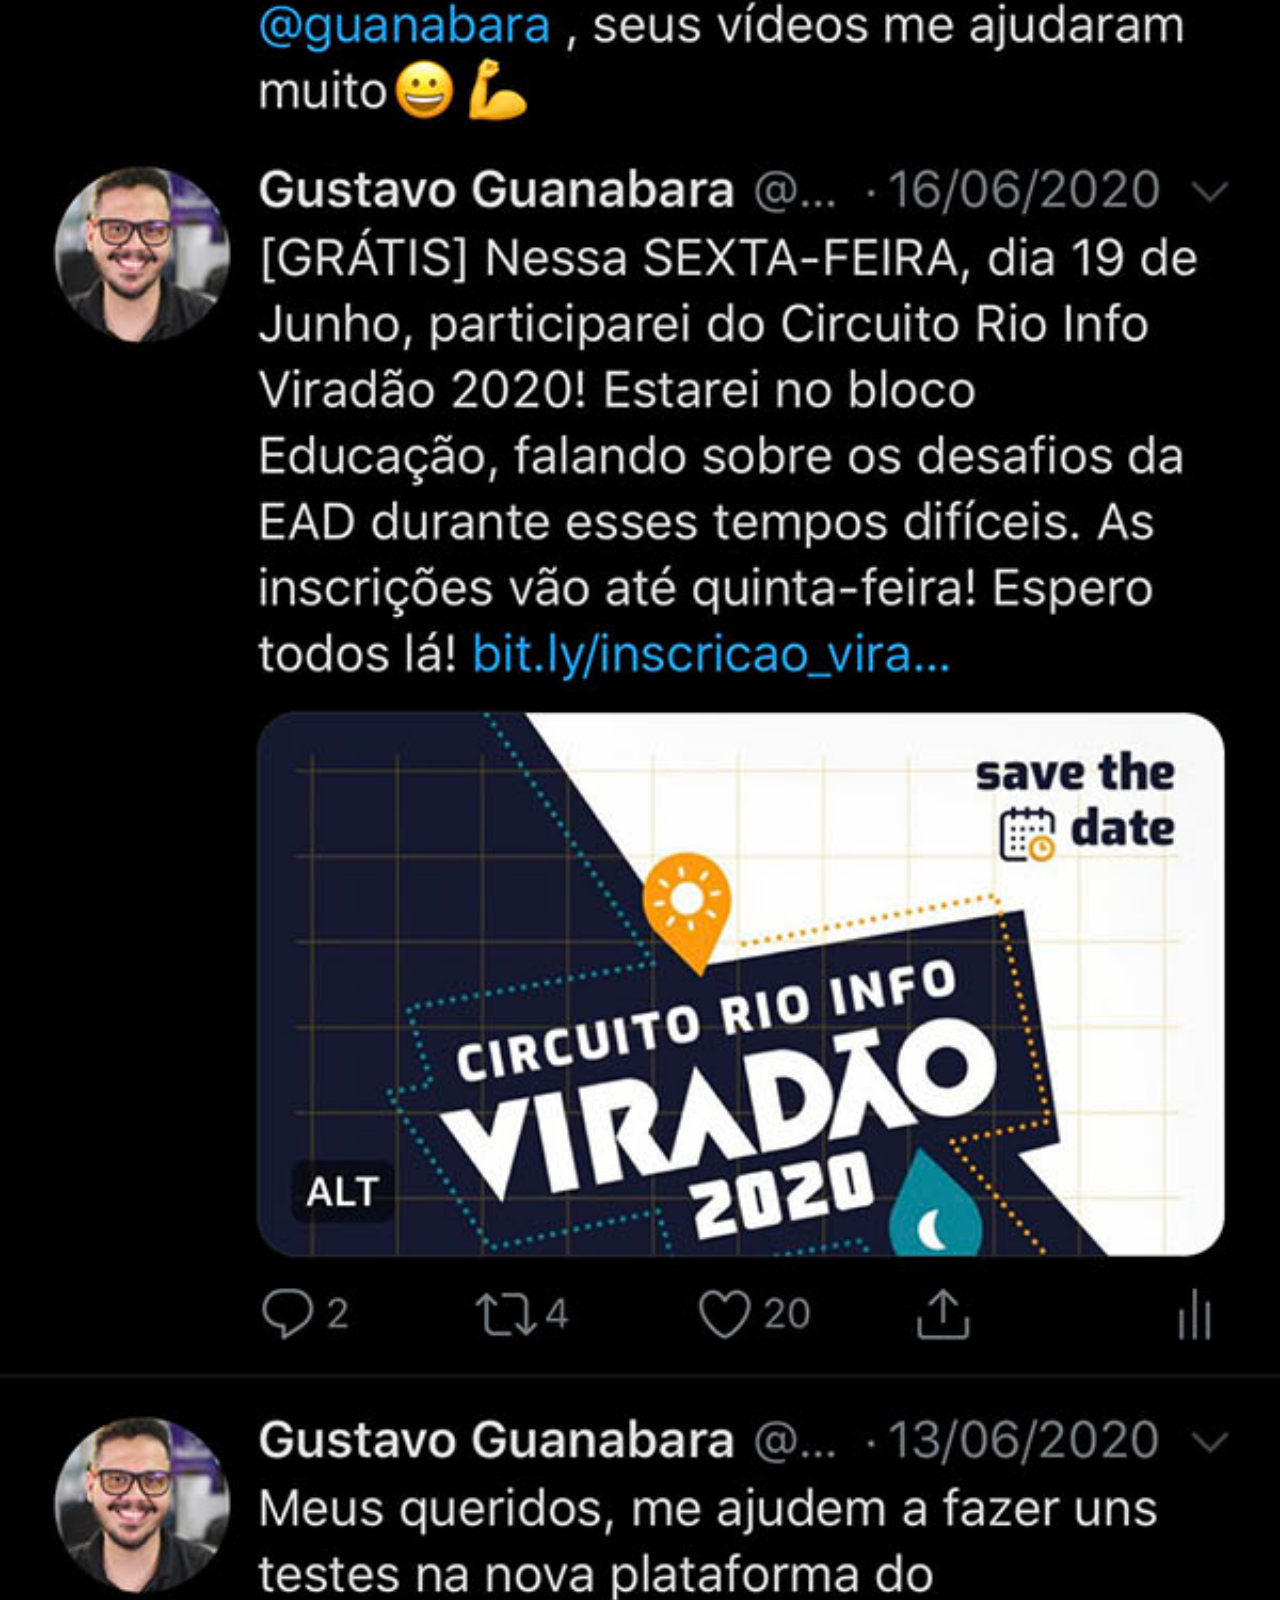
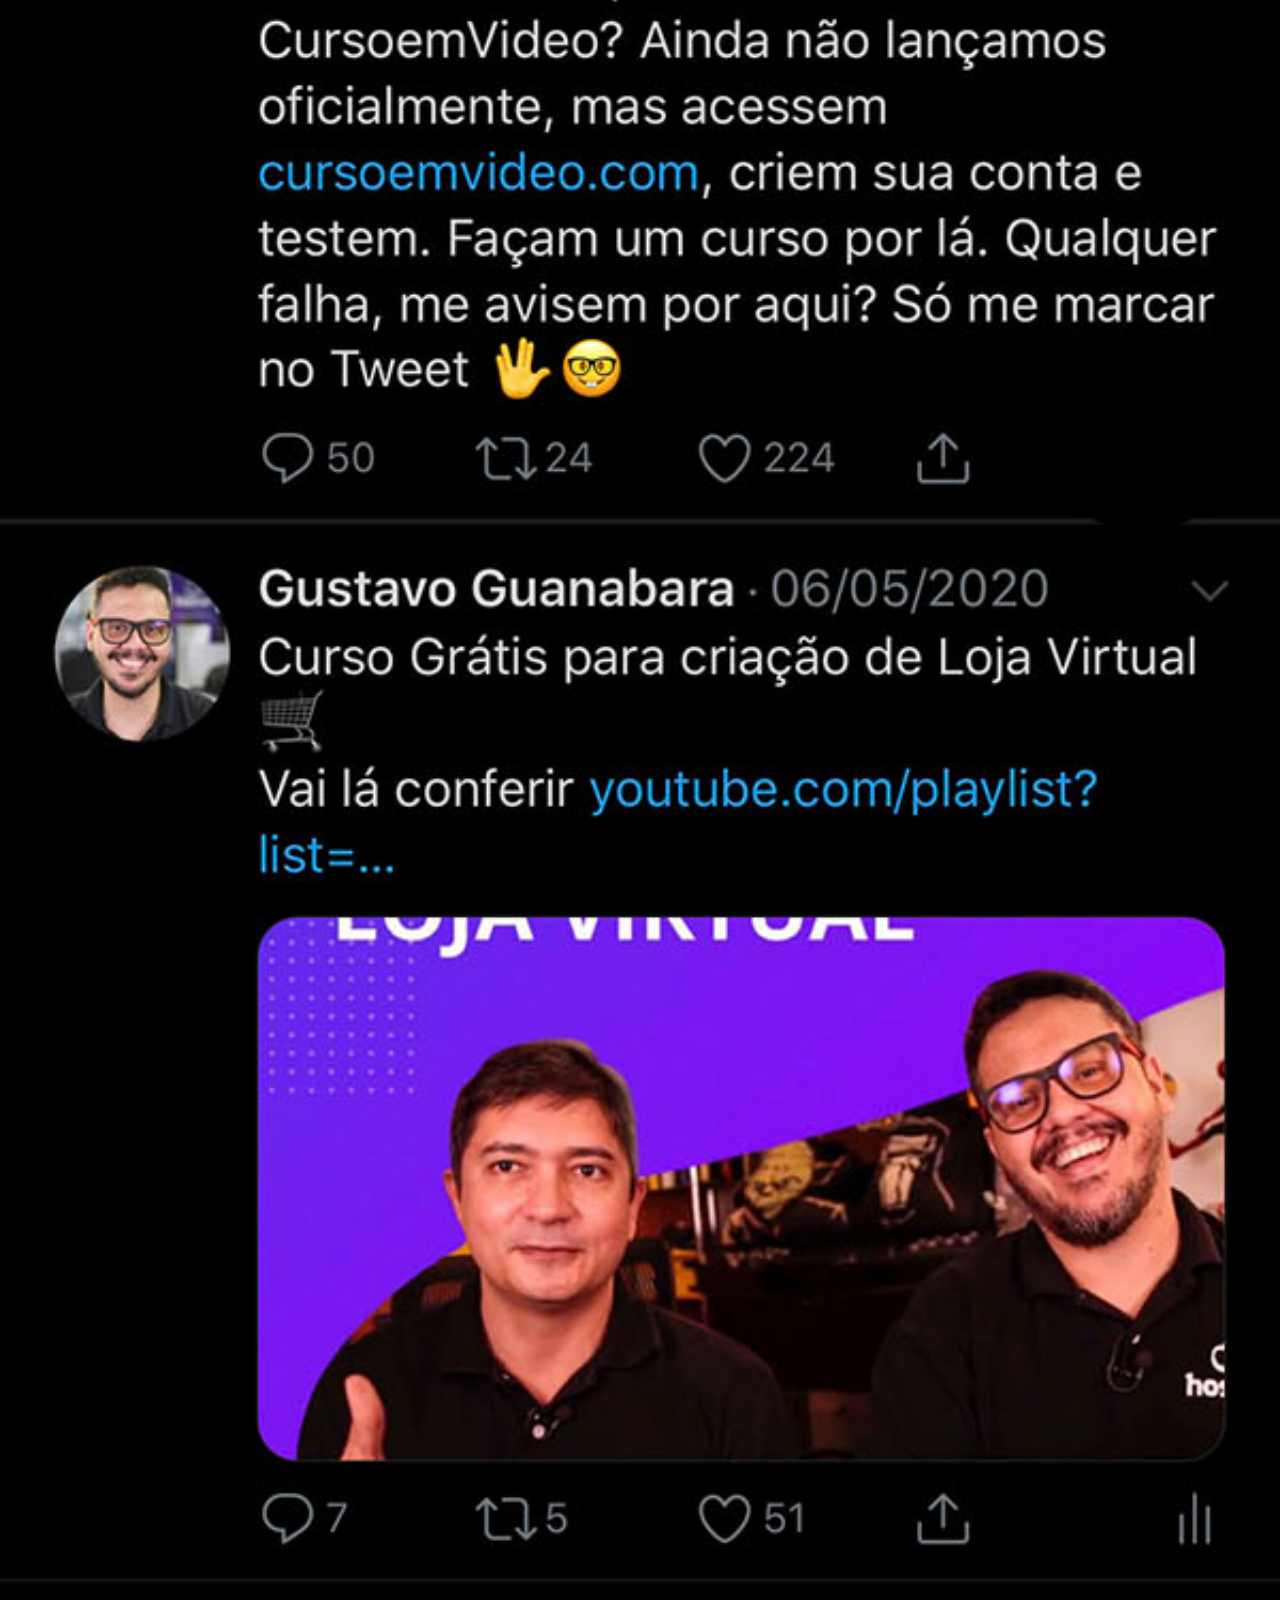
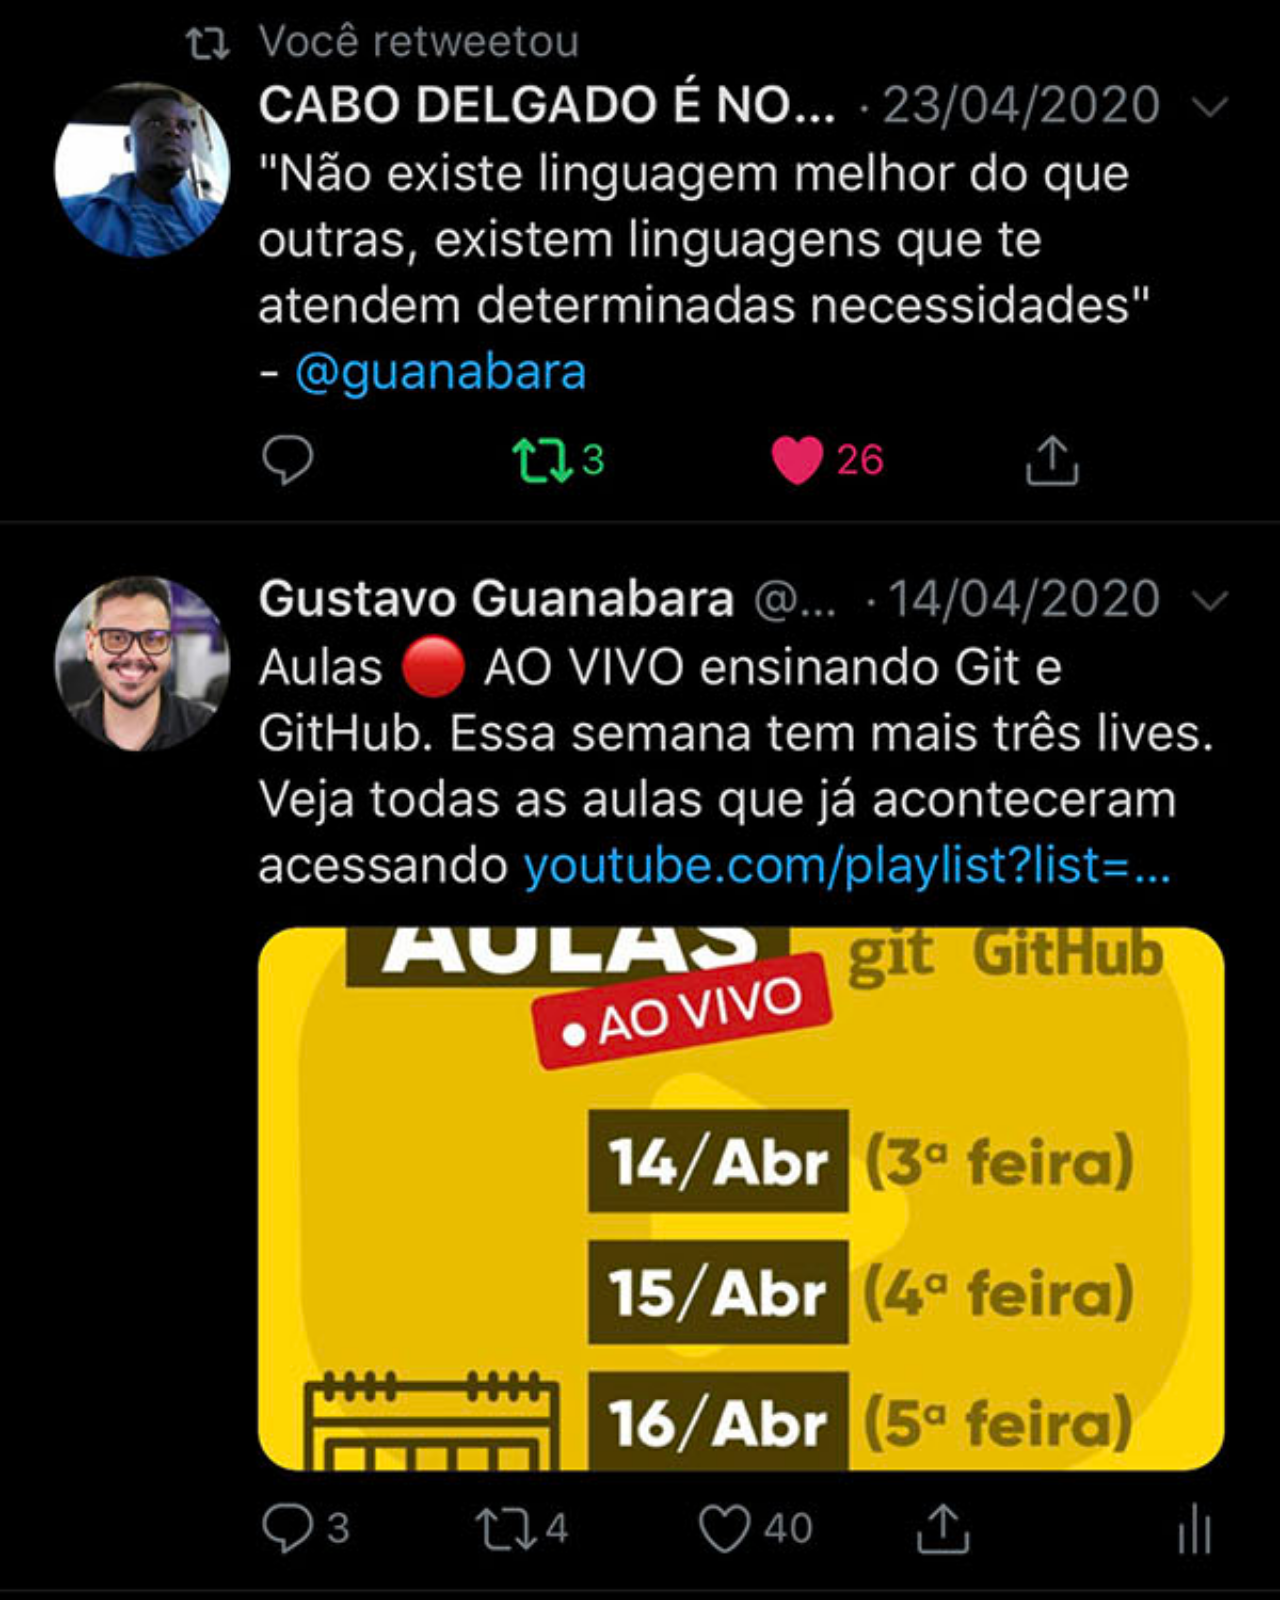
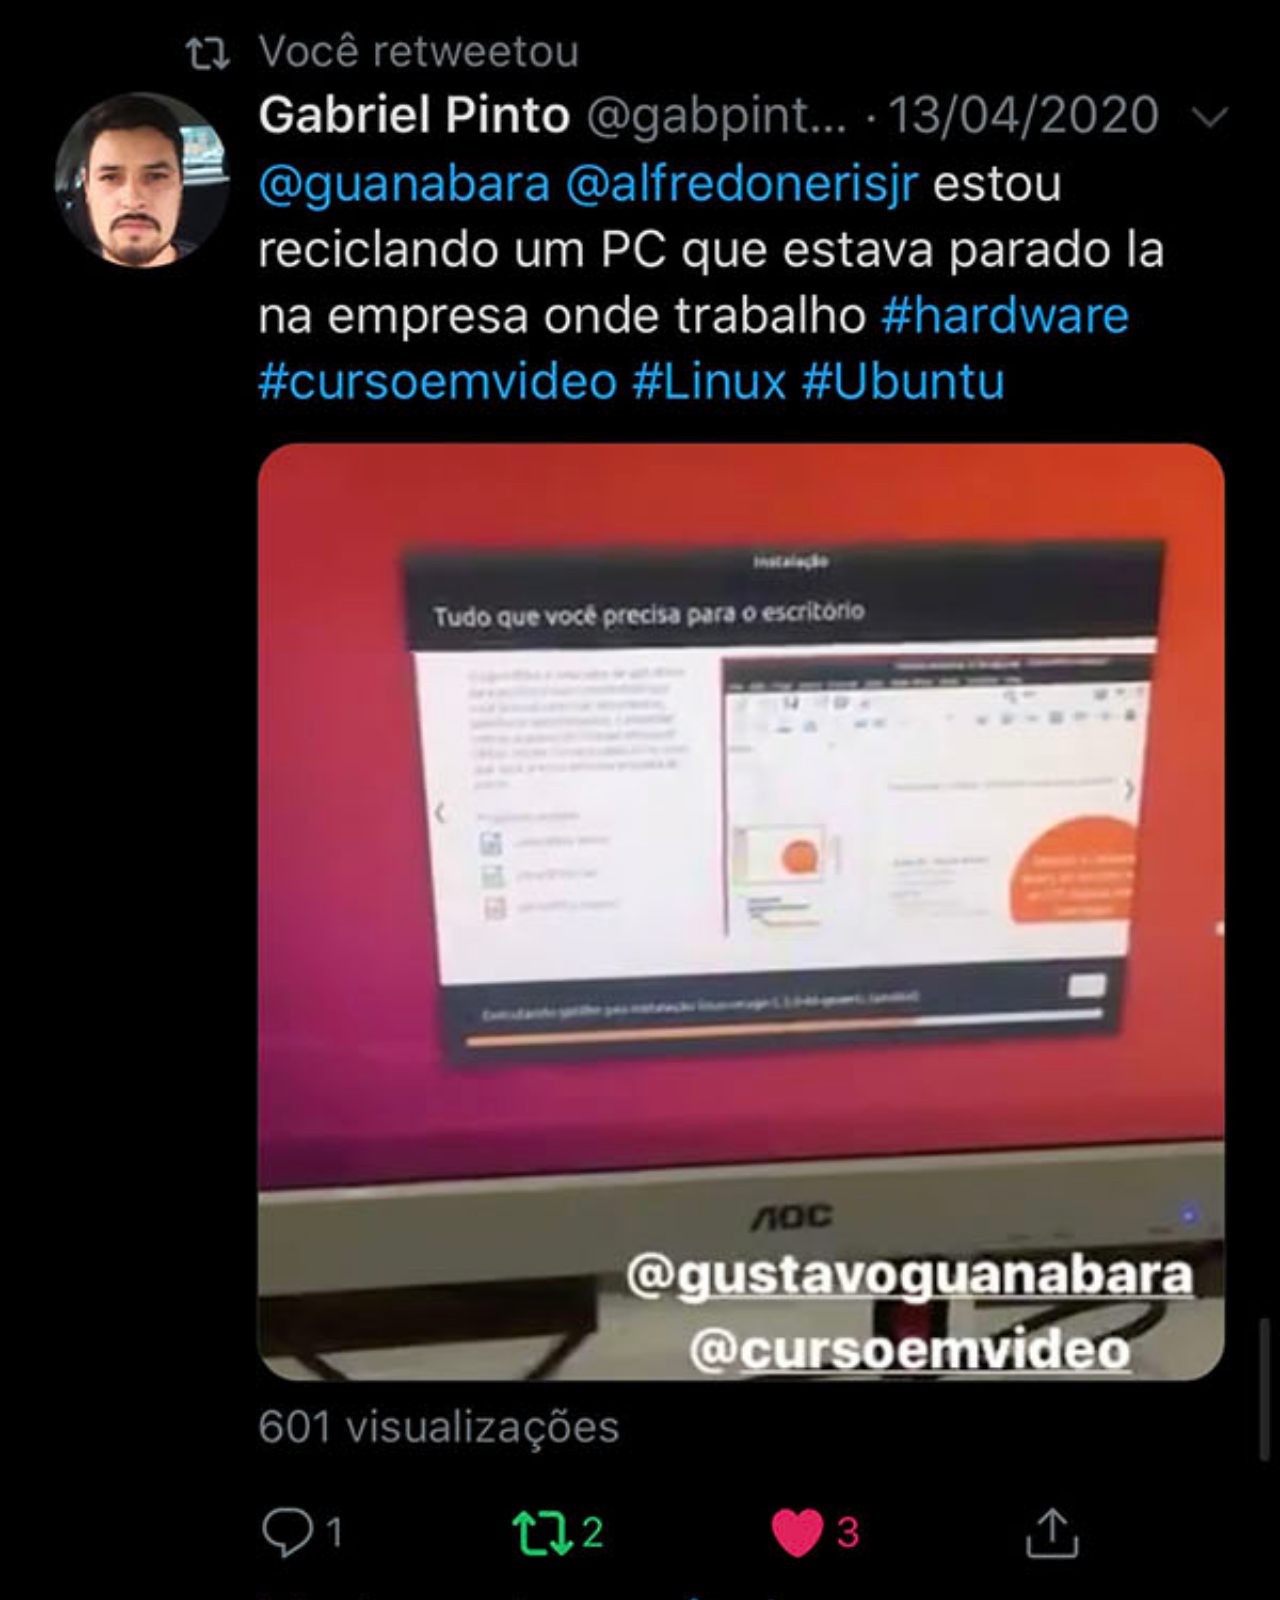
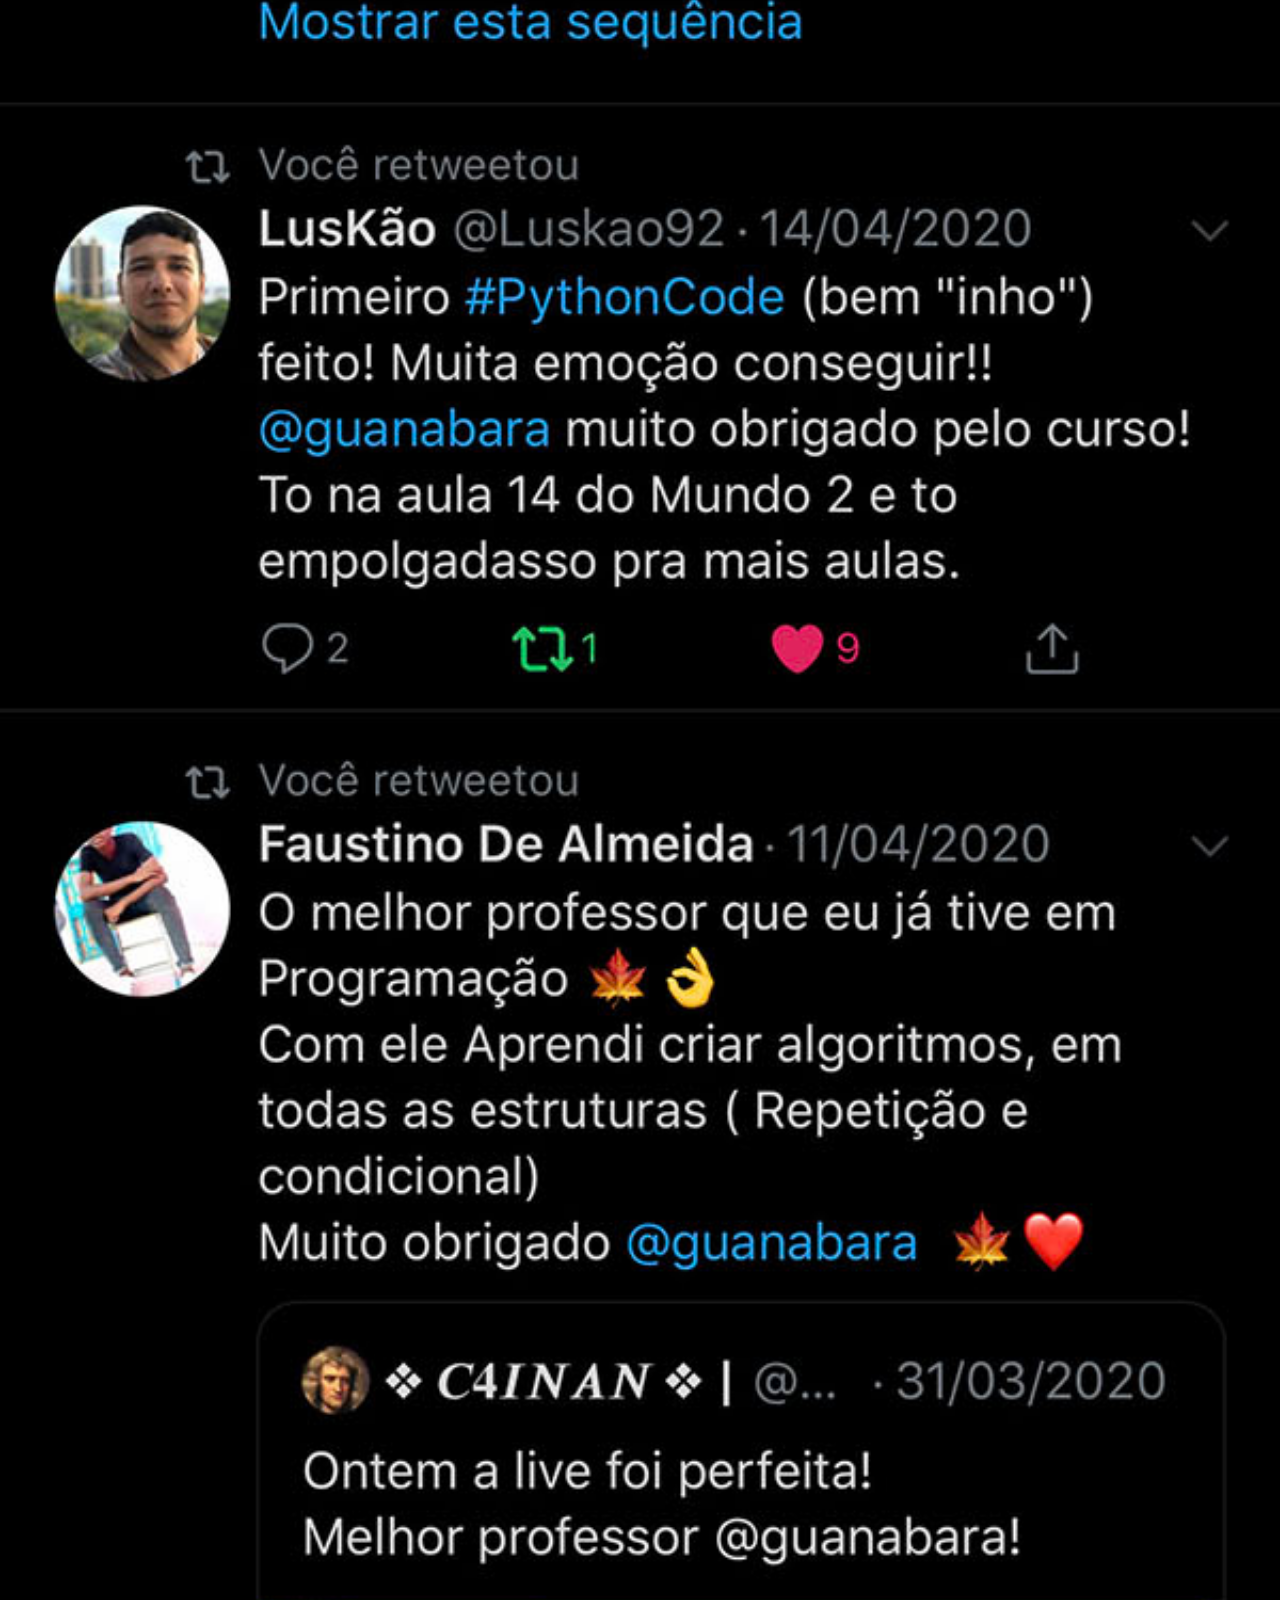
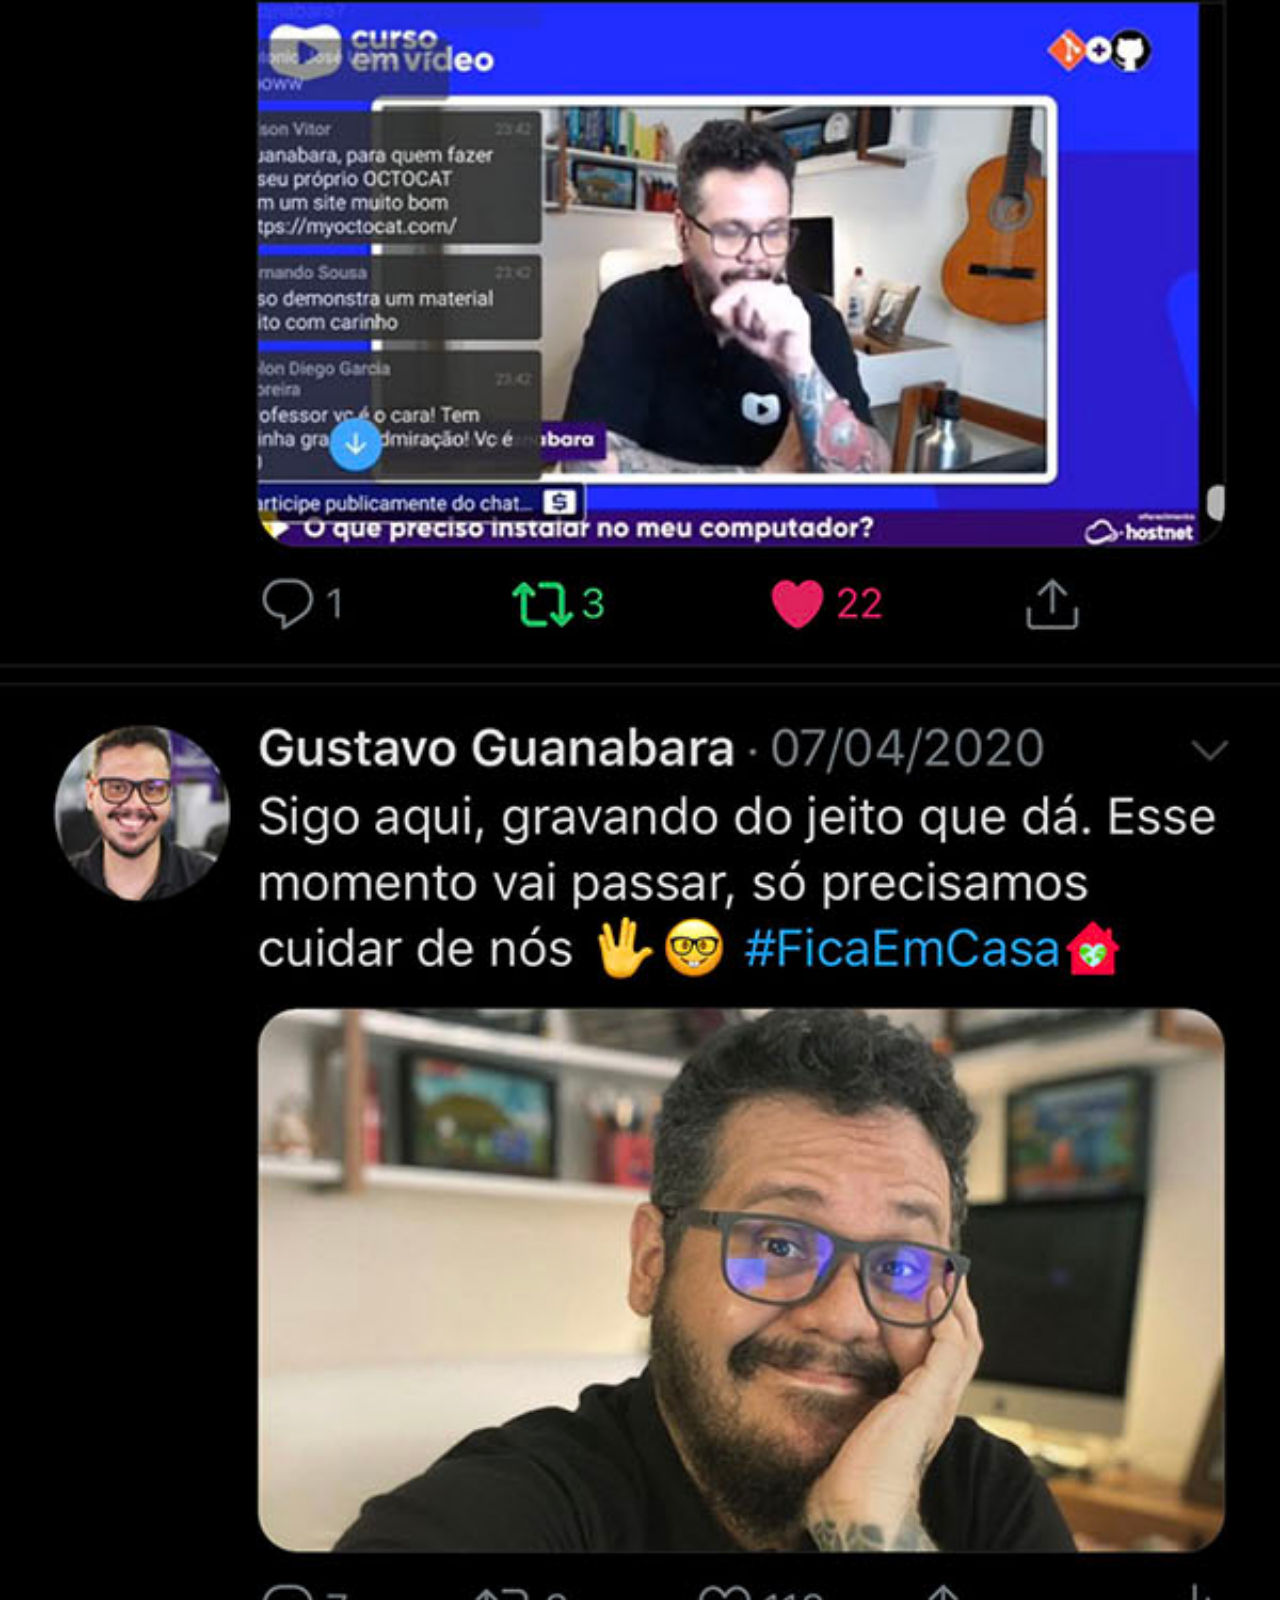
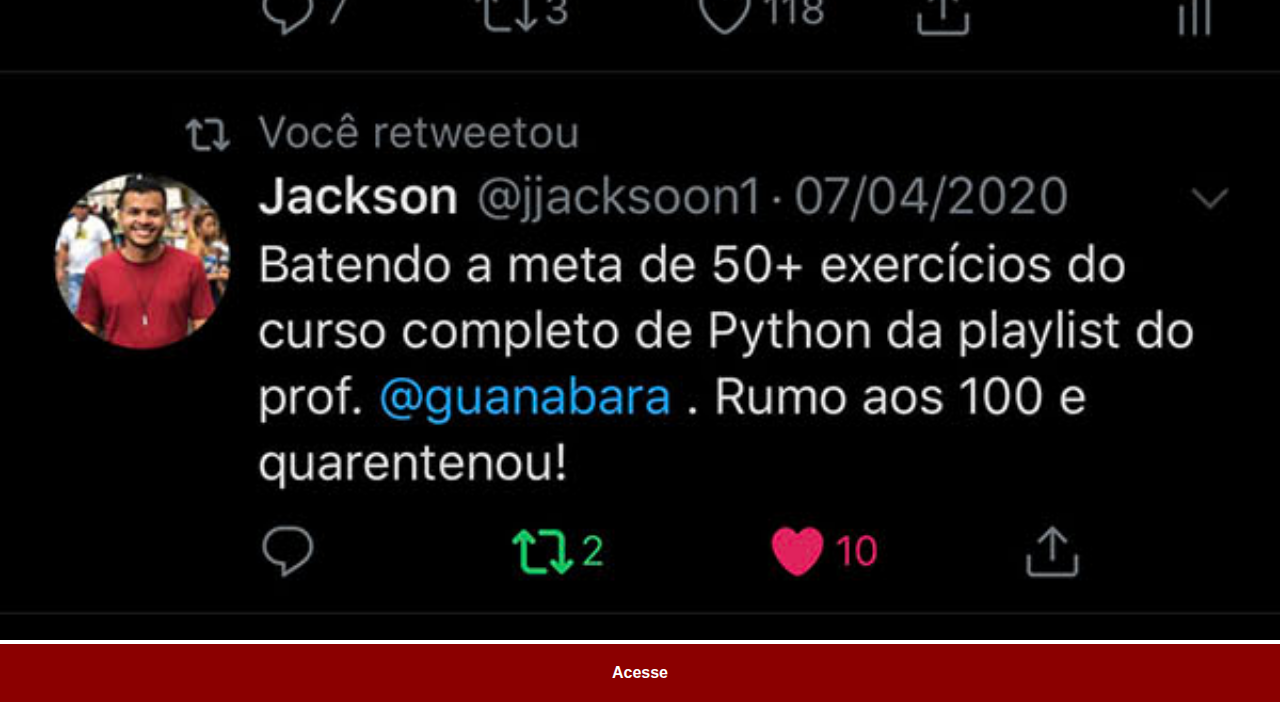
<file: twitter.html>
<!DOCTYPE html>
<html lang="pt-br">
<head>
    <meta charset="UTF-8">
    <meta name="viewport" content="width=device-width, initial-scale=1.0">
    <title>YouTube</title>
    <link rel="stylesheet" href="estilos/social.css">
</head>
<body>
    <img src="pacote-d013/imagens/tela-twitter.jpg" alt="Fcaebook">
    <a href="#" target="_blank">Acesse</a>
</body>
</html>
</file>
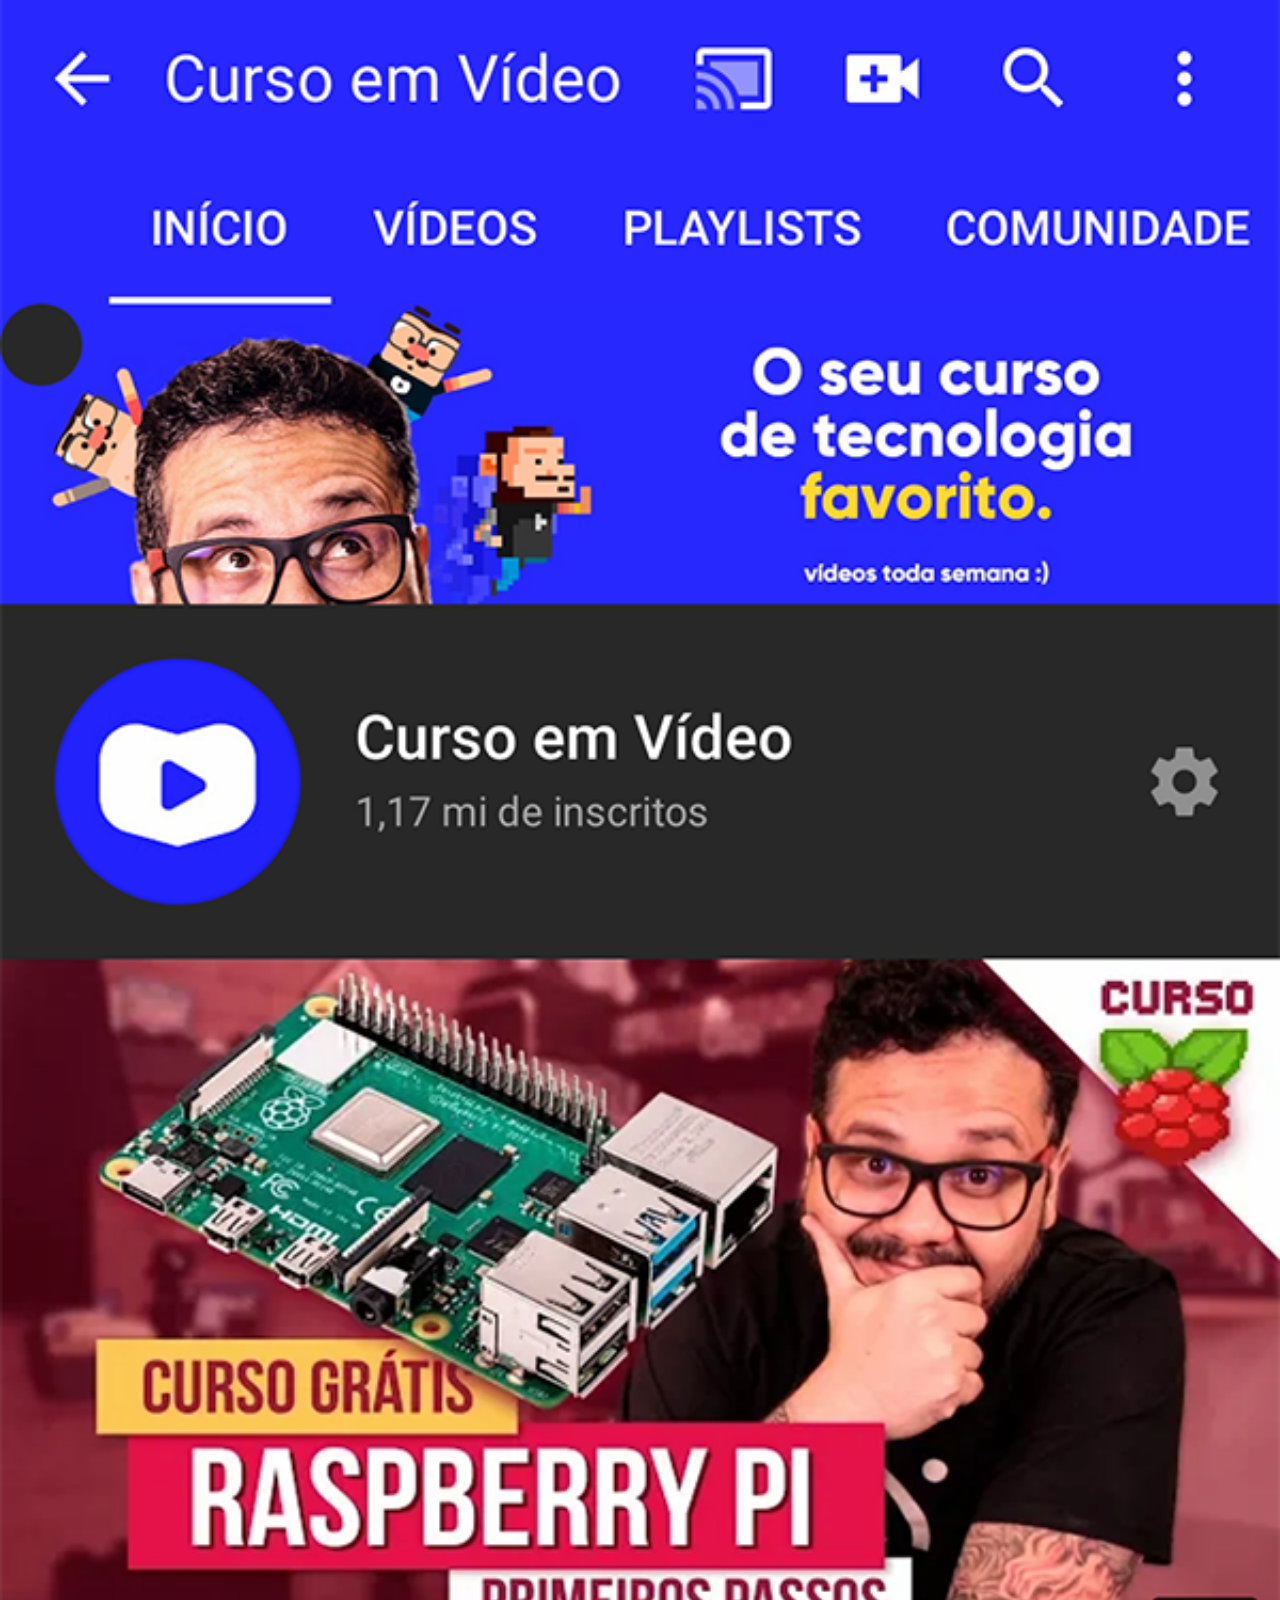
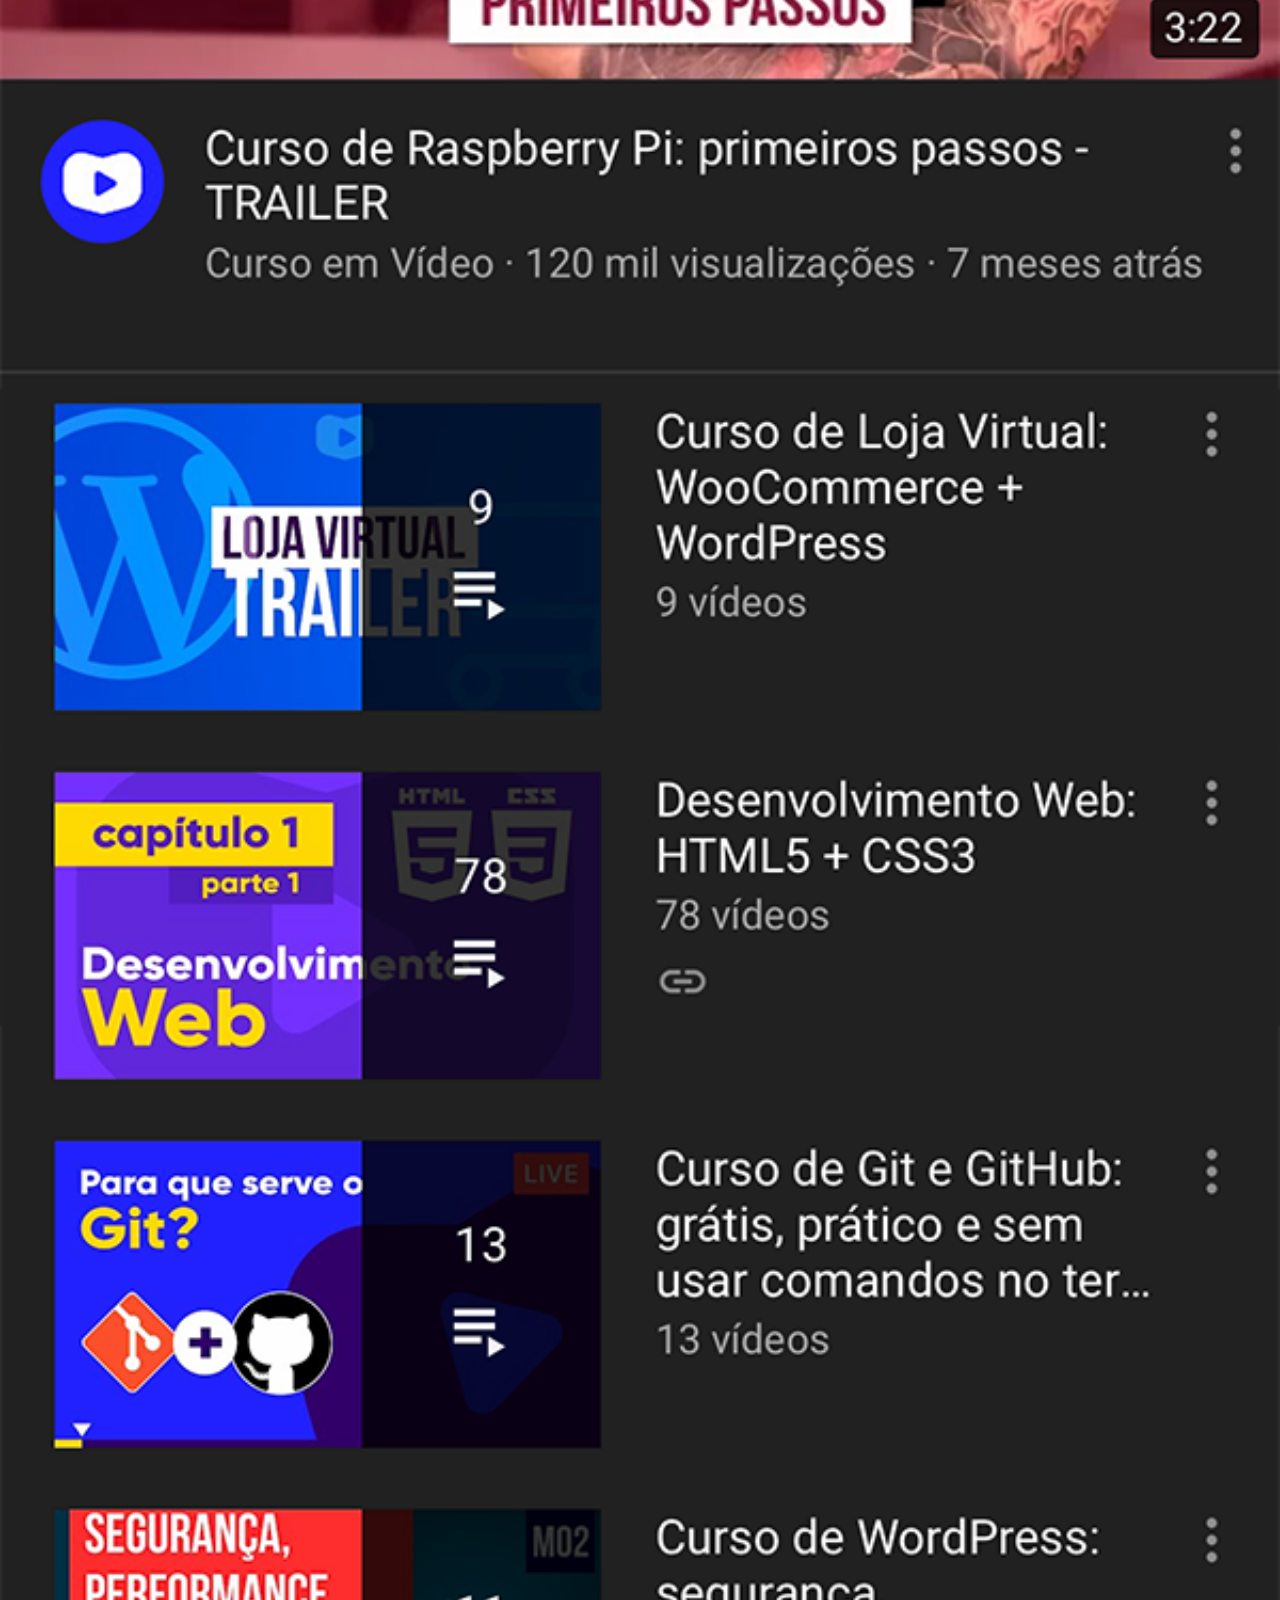
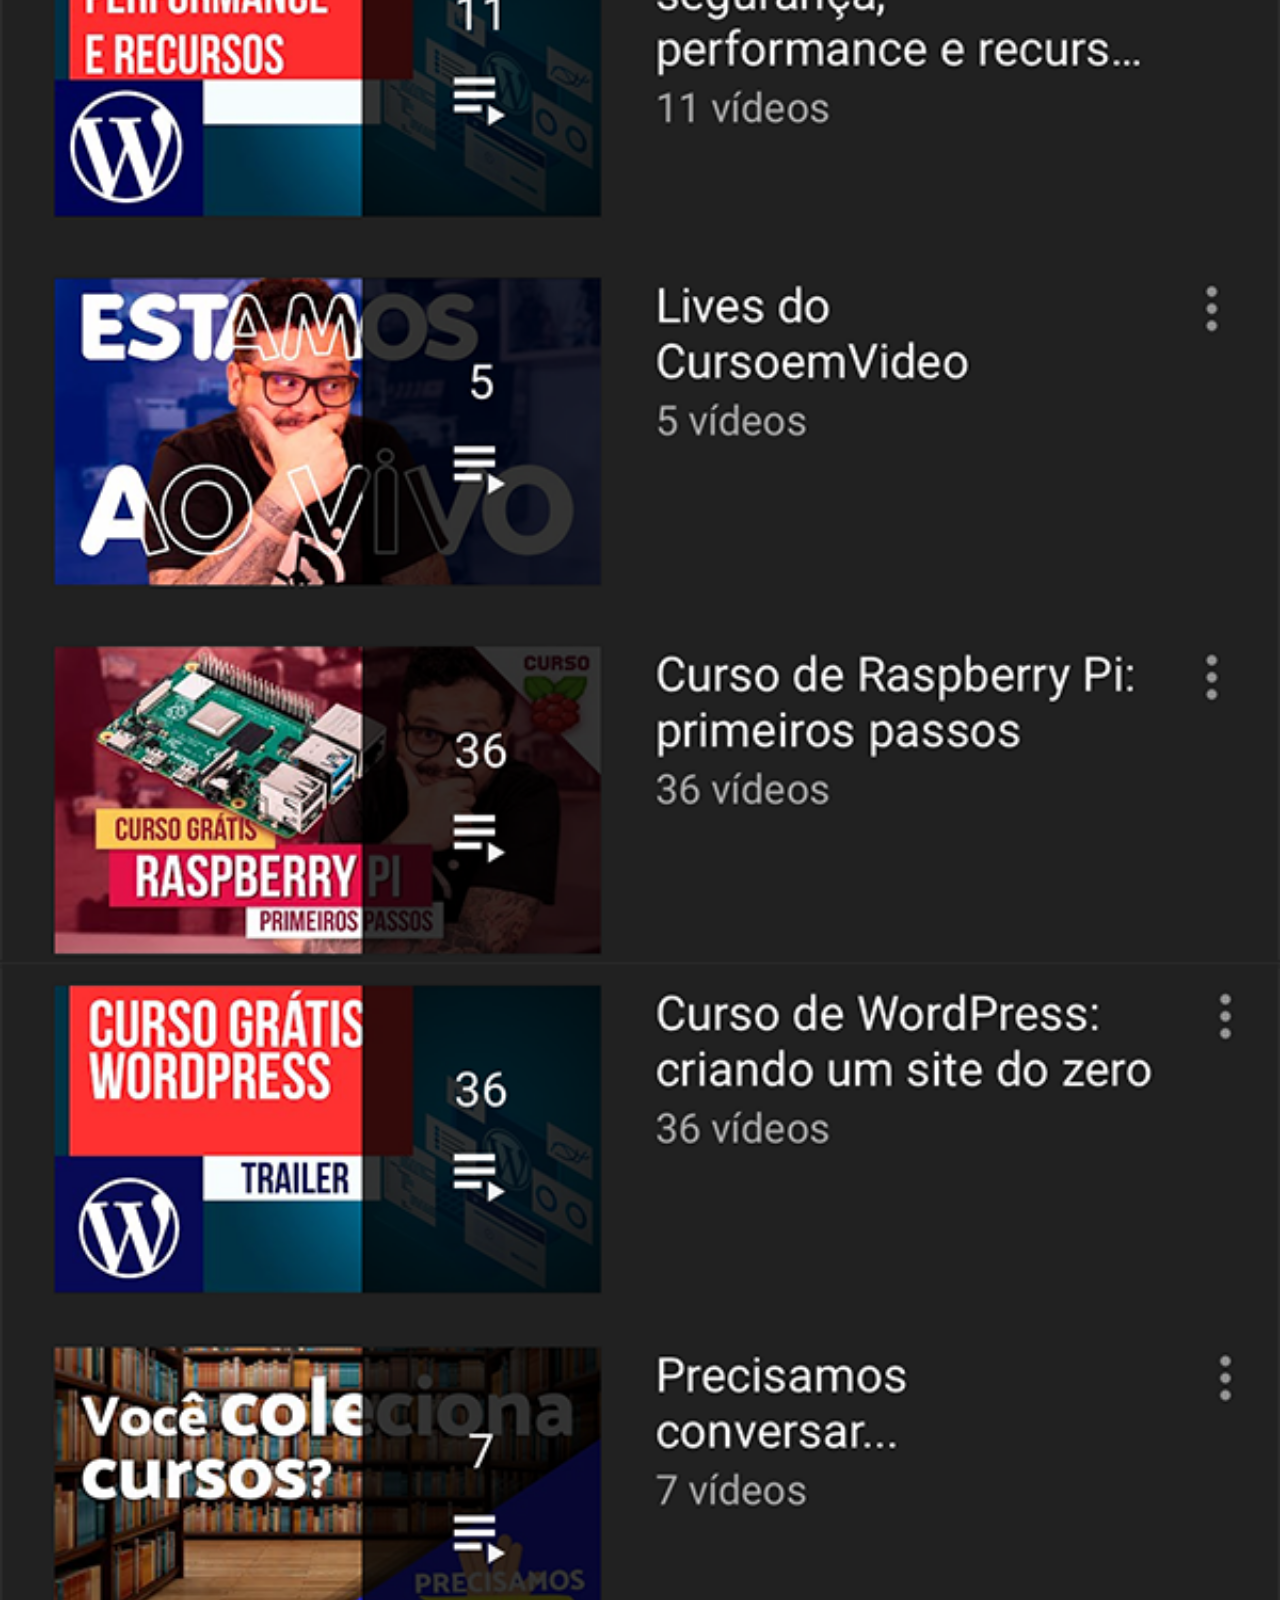
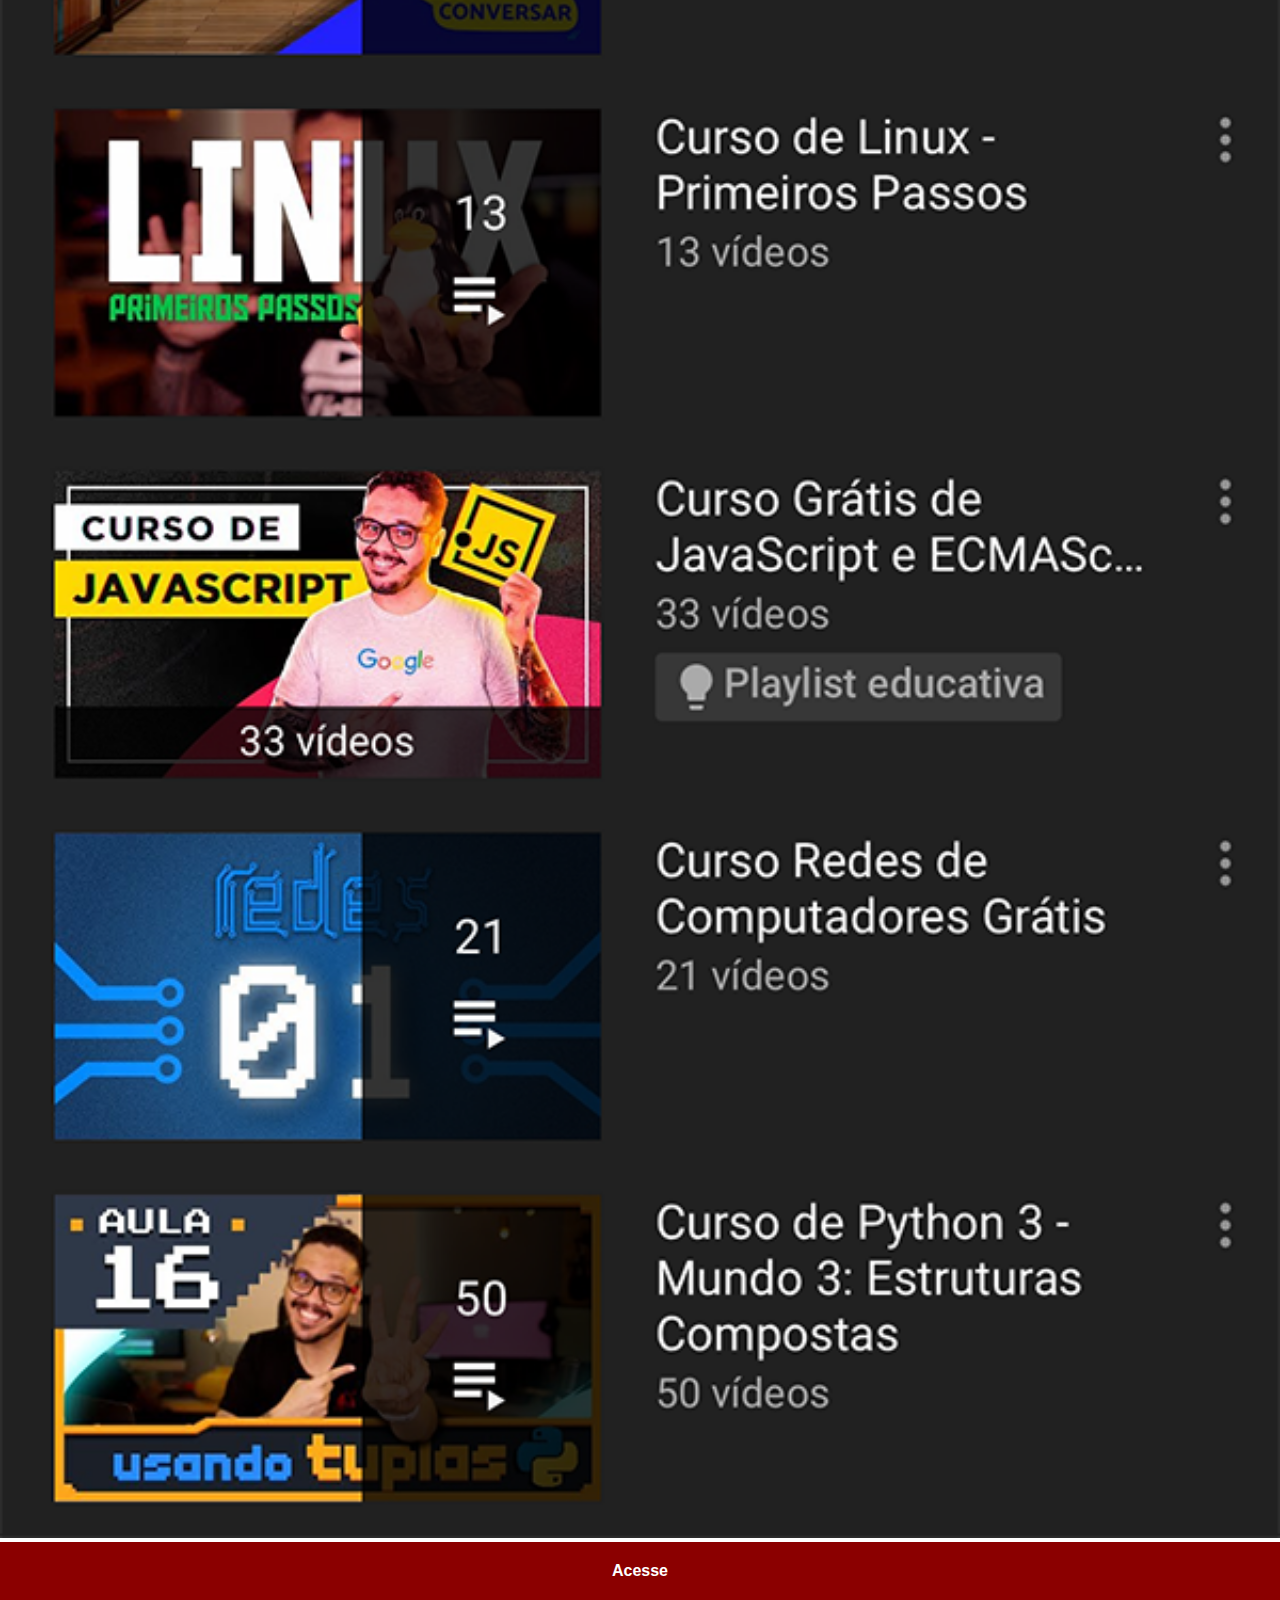
<file: youtube.html>
<!DOCTYPE html>
<html lang="pt-br">
<head>
    <meta charset="UTF-8">
    <meta name="viewport" content="width=device-width, initial-scale=1.0">
    <title>YouTube</title>
    <link rel="stylesheet" href="estilos/social.css">
</head>
<body>
    <img src="pacote-d013/imagens/tela-youtube.png" alt="Fcaebook">
    <a href="#" target="_blank">Acesse</a>
</body>
</html>
</file>
<file: estilos/style.css>
@charset "utf-8";

*{
    margin: 0px;
    padding: 0px;
}

html, body{
    height: 100vh;
    width: 100vw;
    background-color: black;
}

body{
    background: url(../pacote-d013/imagens/fundo-madeira.jpg) no-repeat top center;
    background-size: cover;
    background-attachment: fixed;
}

main{
    position: relative;
    height: 100vh;
}

section#telefone{

    position: absolute;
    top: 50%;
    left: 50%;

    transform: translate(-50%, -50%);

    height: 627px;
    width: 311px;
    background: url(../pacote-d013/imagens/frame-iphone.png);
    background-repeat: no-repeat;
    
}
iframe#tela{
    position: relative;
    width: 269px;
    height: 471px;

    top: 80px;
    left: 22px;
}
</file>
<file: estilos/social.css>
@charset "UTF-8";

*{
margin: 0px;
padding: 0px;
font-family: Arial, Helvetica, sans-serif;
}
::-webkit-scrollbar{
    width: 0px;
    height: 0px;
}
    
img{
    width: 100vw;

}
a{
    display: block;
    background-color: darkred;
    padding: 20px;
    font-weight: bolder;
    text-decoration: none;
    text-align: center;
    color: white;
}
a:hover{
    background-color: red;
}
</file>
